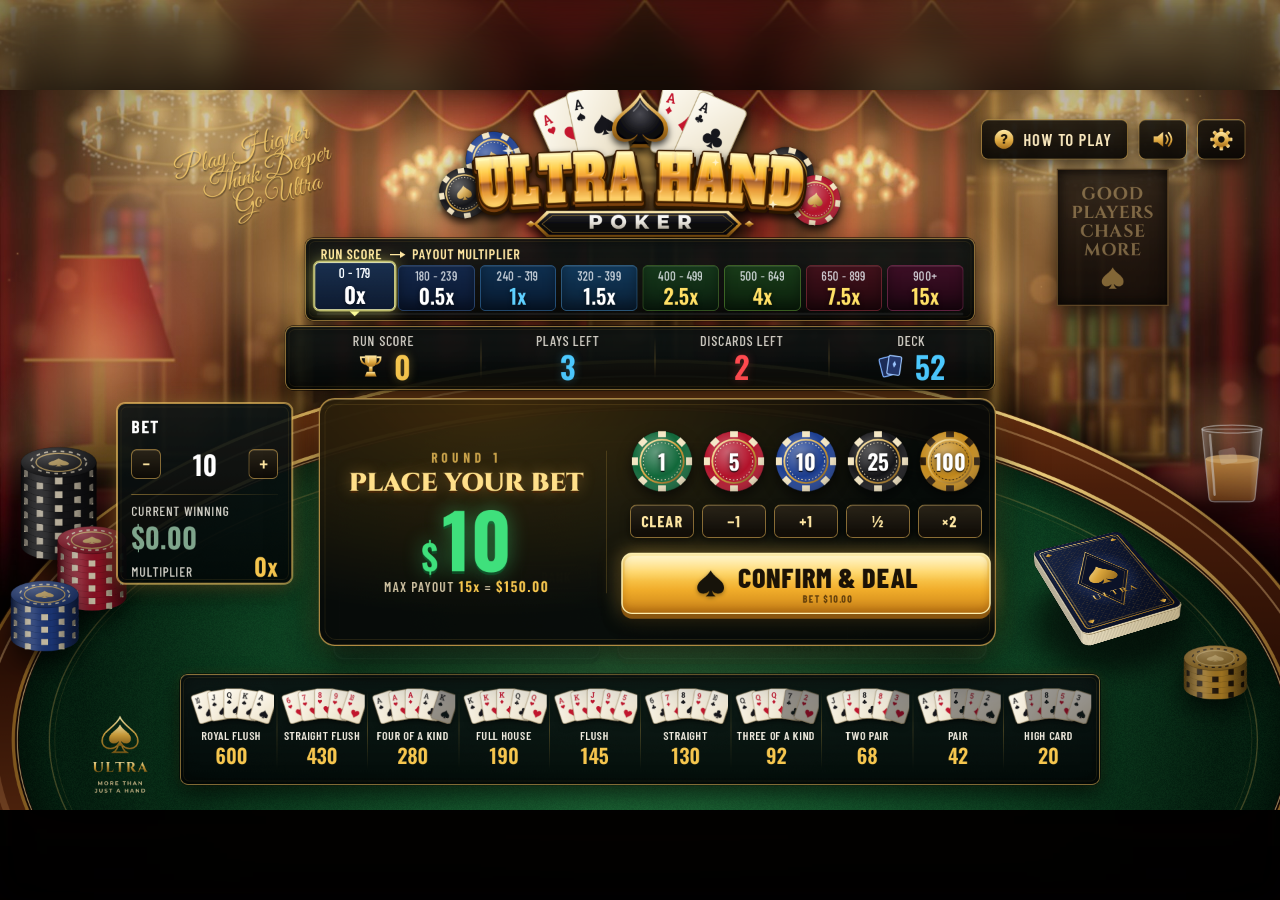
<file: desktop/index.html>
<!doctype html>
<html lang="en">
<head>
<meta charset="utf-8">
<meta name="viewport" content="width=device-width,initial-scale=1,viewport-fit=cover">
<meta name="theme-color" content="#0b0605">
<title>Ultra Hand Poker</title>
<link rel="preload" href="assets/backgrounds/casino_lounge.jpg" as="image">
<link rel="preload" href="assets/backgrounds/table.png" as="image">
<link rel="stylesheet" href="css/fonts.css">
<link rel="stylesheet" href="css/stage.css">
<link rel="stylesheet" href="css/components.css">
<link rel="stylesheet" href="css/cards.css">
<link rel="stylesheet" href="css/effects.css">
<link rel="stylesheet" href="css/portrait.css">
</head>
<body>
<div id="viewport">
  <div id="stage" class="stage">
    <!-- ================= ROOM (static backdrop) ================= -->
    <div class="room" aria-hidden="true">
      <img class="room-bg" src="assets/backgrounds/casino_lounge.jpg" alt="">
      <div class="flicker f1"></div><div class="flicker f2"></div><div class="flicker f3"></div><div class="flicker f4"></div>
      <canvas id="ambient" width="1920" height="1080"></canvas>
    </div>

    <!-- ================= WORLD (shakes as one) ================= -->
    <div id="world" class="world">
      <img class="table" src="assets/backgrounds/table.png" alt="" aria-hidden="true">

      <!-- decorative props -->
      <div class="props" aria-hidden="true">
        <img class="prop stack s1" src="assets/ui/chipstack_black.svg" alt="">
        <img class="prop stack s2" src="assets/ui/chipstack_red.svg" alt="">
        <img class="prop stack s3" src="assets/ui/chipstack_blue.svg" alt="">
        <img class="prop stack s4" src="assets/ui/chipstack_gold.svg" alt="">
        <img class="prop glass" src="assets/ui/glass.svg" alt="">
      </div>
      <div id="deck" class="deck-prop" aria-hidden="true"></div>

      <div class="motto" aria-hidden="true"><span>Play Higher</span><span>Think Deeper</span><span>Go Ultra</span></div>
      <div class="wall-sign" aria-hidden="true"><span>GOOD</span><span>PLAYERS</span><span>CHASE</span><span>MORE</span><svg viewBox="0 0 100 100"><path d="M50 3 C55 14 66 24 78 34 C91 45 98 53 98 66 C98 79 88 87 76 87 C67 87 60 83 55 76 C56 85 60 92 68 97 L32 97 C40 92 44 85 45 76 C40 83 33 87 24 87 C12 87 2 79 2 66 C2 53 9 45 22 34 C34 24 45 14 50 3 Z"/></svg></div>

      <header id="logoWrap" class="logo-wrap"><img class="logo" src="assets/ui/logo.png" alt="Ultra Hand Poker"><div class="logo-shine"><i></i><i></i><i></i><i></i></div></header>

      <nav class="top-controls">
        <button id="howToBtn" class="btn-ghost how"><img src="assets/ui/icons/help.svg" alt=""><span>HOW TO PLAY</span></button>
        <button id="soundBtn" class="btn-ghost square" aria-label="Toggle sound"><img id="soundIcon" src="assets/ui/icons/sound_on.svg" alt=""></button>
        <button id="settingsBtn" class="btn-ghost square" aria-label="Settings"><img src="assets/ui/icons/settings.svg" alt=""></button>
      </nav>

      <section class="panel ladder-panel">
        <div class="panel-label">RUN SCORE <i class="arrow"></i> PAYOUT MULTIPLIER</div>
        <div id="ladder" class="ladder"></div>
        <div class="tier-progress"><i id="tierFill"></i></div>
      </section>

      <section class="panel hud">
        <div class="hud-cell score"><span class="lbl">RUN SCORE</span><div class="val"><img src="assets/ui/icons/trophy.svg" alt=""><b id="runScore">0</b></div></div>
        <div class="hud-cell plays"><span class="lbl">PLAYS LEFT</span><div class="val"><b id="playsLeft">3</b></div></div>
        <div class="hud-cell discards"><span class="lbl">DISCARDS LEFT</span><div class="val"><b id="discardsLeft">2</b></div></div>
        <div class="hud-cell deckc"><span class="lbl">DECK</span><div class="val"><img src="assets/ui/icons/deck.svg" alt=""><b id="deckLeft">52</b></div></div>
      </section>

      <aside class="panel bet-panel">
        <div class="bet-title">BET</div>
        <div class="bet-control">
          <button id="betMinus" class="bet-btn" aria-label="Decrease bet">−</button>
          <input id="betInput" type="number" min="1" max="10000" step="1" value="10" inputmode="numeric" aria-label="Bet amount">
          <button id="betPlus" class="bet-btn" aria-label="Increase bet">+</button>
        </div>
        <div class="bet-sep"></div>
        <div class="bet-label">CURRENT WINNING</div>
        <div id="livePayout" class="live-win">$0.00</div>
        <div class="mult-row"><span>MULTIPLIER</span><b id="currentMult">0x</b></div>
      </aside>

      <div id="hand" class="hand"></div>

      <div class="sort-bar">
        <span class="sort-lbl">SORT:</span>
        <button id="sortRankBtn" class="seg">RANK</button>
        <button id="sortSuitBtn" class="seg">SUIT</button>
        <div id="suitPick" class="suit-pick"></div>
      </div>

      <div id="actions" class="actions">
        <button id="discardBtn" class="big-btn discard"><img class="ico" src="assets/ui/icons/discard.svg" alt=""><span class="lbl">DISCARD</span><em id="discardBadge" class="badge">2</em></button>
        <button id="playBtn" class="big-btn play"><img class="ico" src="assets/ui/icons/spade.svg" alt=""><span class="lbl">PLAY HAND<small id="playHint">SELECT 1–5 CARDS</small></span></button>
      </div>

      <!-- bet stake phase: choose the wager, then deal -->
      <section id="stakePanel" class="stake-panel" aria-labelledby="stakeTitle">
        <div class="stake-left">
        <div class="stake-kicker">ROUND <span id="stakeRound">1</span></div>
        <h2 id="stakeTitle">PLACE YOUR BET</h2>
        <div class="stake-amount"><span class="cur">$</span><b id="stakeValue">10</b></div>
        <div class="stake-max">MAX PAYOUT <b>15x</b> = <b id="stakeMax">$150.00</b></div>
        </div>
        <div class="stake-right">
        <div id="stakeChips" class="stake-chips"></div>
        <div class="stake-tools">
          <button id="stakeClear" class="stake-tool">CLEAR</button>
          <button id="stakeMinus" class="stake-tool" aria-label="Decrease bet by 1">−1</button>
          <button id="stakePlus" class="stake-tool" aria-label="Increase bet by 1">+1</button>
          <button id="stakeHalf" class="stake-tool">½</button>
          <button id="stakeDouble" class="stake-tool">×2</button>
        </div>
        <button id="confirmBet" class="big-btn play stake-confirm"><img class="ico" src="assets/ui/icons/spade.svg" alt=""><span class="lbl">CONFIRM &amp; DEAL<small id="confirmHint">BET $10.00</small></span></button>
        </div>
      </section>
      <section id="guide" class="panel guide"></section>
      <img class="emblem" src="assets/ui/emblem.svg" alt="" aria-hidden="true">

      <!-- scoring breakdown (appears during a play) -->
      <div id="scorePanel" class="score-panel" aria-live="polite">
        <div id="spName" class="sp-name">PAIR</div>
        <div class="sp-row">
          <div class="sp-box hand-val"><small>HAND</small><b id="spBase">0</b></div>
          <i class="sp-op">+</i>
          <div class="sp-box card-val"><small>CARDS</small><b id="spCards">0</b></div>
          <i class="sp-op">=</i>
          <div class="sp-box total"><small>SCORE</small><b id="spTotal">0</b></div>
        </div>
      </div>
      <div id="floaters" class="floaters"></div>
      <div id="finalBanner" class="final-banner">FINAL HAND</div>
    </div>

    <!-- ================= FX + OVERLAYS ================= -->
    <canvas id="fx" class="fx" width="1920" height="1080"></canvas>
    <div id="flash" class="flash"></div>
    <div id="tierBurst" class="tier-burst">
      <img class="rays" src="assets/ui/fx_rays.png" alt="">
      <div class="tb-inner"><small>PAYOUT TIER UNLOCKED</small><strong id="tierValue">2.5x</strong><span id="tierRange">400 – 499</span></div>
    </div>
    <div id="shuffleOverlay" class="shuffle-overlay"><strong>SHUFFLING &amp; DEALING</strong></div>

    <div id="howModal" class="modal" role="dialog" aria-modal="true" aria-labelledby="howTitle">
      <div class="modal-card">
        <button class="modal-close" data-close="howModal" aria-label="Close">×</button>
        <div class="kicker">ULTRA HAND POKER</div>
        <h2 id="howTitle">HOW TO PLAY</h2>
        <div class="how-grid">
          <div class="how-step"><b>1</b><div><strong>BET, THEN DEAL</strong>Pick your stake with the chips and press <em>Confirm &amp; Deal</em>. You get 7 cards from one finite 52-card deck — select 1–5.</div></div>
          <div class="how-step"><b>2</b><div><strong>PLAY OR DISCARD</strong>You get <em>3 Plays</em> and <em>2 Discards</em>. Used cards are replaced from the same deck.</div></div>
          <div class="how-step"><b>3</b><div><strong>SCORE</strong>Score = Poker Hand Value + values of the cards that form the hand. 2–10 = face value, J/Q/K = 10, A = 11.</div></div>
          <div class="how-step"><b>4</b><div><strong>CHASE THE PAYOUT</strong>Your Run Score climbs the ladder. The final tier multiplies your wager.</div></div>
        </div>
        <div id="howTable" class="how-table"></div>
        <div class="rule-note">Only cards that form the detected hand add card value — kickers score nothing.</div>
        <button class="big-btn play modal-cta" data-close="howModal"><span class="lbl">LET'S PLAY</span></button>
      </div>
    </div>

    <div id="settingsModal" class="modal" role="dialog" aria-modal="true" aria-labelledby="setTitle">
      <div class="modal-card small">
        <button class="modal-close" data-close="settingsModal" aria-label="Close">×</button>
        <div class="kicker">PREFERENCES</div>
        <h2 id="setTitle">SETTINGS</h2>
        <label class="setting-row">Sound volume <input id="volume" type="range" min="0" max="100" value="80"></label>
        <label class="setting-row">Screen shake <input id="shakeToggle" type="checkbox" checked></label>
        <label class="setting-row">Fast animations <input id="fastToggle" type="checkbox"></label>
        <label class="setting-row">Reduced motion <input id="motionToggle" type="checkbox"></label>
        <label class="setting-row">Show scoring detail <input id="detailToggle" type="checkbox" checked></label>
      </div>
    </div>

    <div id="resultModal" class="modal" role="dialog" aria-modal="true" aria-labelledby="resTitle">
      <div class="modal-card result">
        <div class="kicker">ROUND COMPLETE</div>
        <h2 id="resTitle">ULTRA PAYOUT</h2>
        <div class="res-label">WINNING PAYOUT</div>
        <div id="finalPayout" class="final-payout">$0.00</div>
        <div id="finalSub" class="final-sub"></div>
        <div id="finalHands" class="final-hands"></div>
        <button id="playAgainBtn" class="big-btn play modal-cta"><span class="lbl">NEXT ROUND</span></button>
      </div>
    </div>
  </div>
</div>
<div id="rotateHint" class="rotate-hint"></div>

<script>
/* Fit the stage before the external scripts download. Same math as ui.fit(). */
(function () {
  var st = document.getElementById('stage');
  var w = innerWidth, h = innerHeight, portrait = h > w * 1.12;
  var W = portrait ? 1080 : 1920, H = portrait ? 1920 : 1080;
  var s = Math.min(w / W, h / H);
  document.body.classList.toggle('portrait', portrait);
  st.style.width = W + 'px'; st.style.height = H + 'px';
  st.style.transform = 'scale(' + s + ') translate(-50%,-50%)';
  st.classList.add('fitted');
})();
</script>
<script src="js/config.js"></script>
<script src="js/rules.js"></script>
<script src="js/audio.js"></script>
<script src="js/fx.js"></script>
<script src="js/cards.js"></script>
<script src="js/ui.js"></script>
<script src="js/game.js"></script>
</body>
</html>
</file>
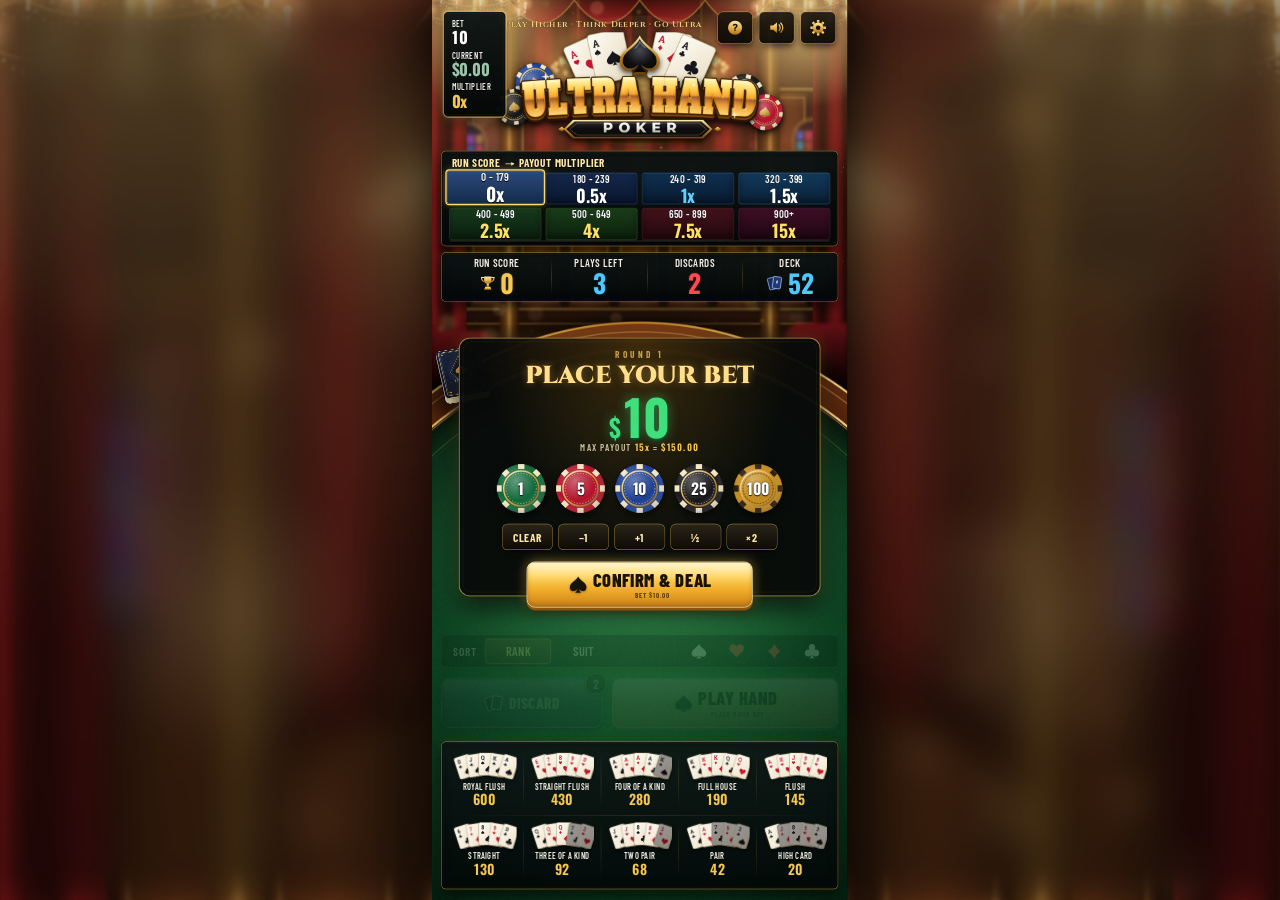
<file: mobile/index.html>
<!doctype html>
<html lang="en">
<head>
<meta charset="utf-8">
<meta name="viewport" content="width=device-width,initial-scale=1,maximum-scale=1,user-scalable=no,viewport-fit=cover">
<meta name="theme-color" content="#0b0605">
<meta name="apple-mobile-web-app-capable" content="yes">
<meta name="mobile-web-app-capable" content="yes">
<meta name="apple-mobile-web-app-status-bar-style" content="black-translucent">
<title>Ultra Hand Poker — Mobile</title>
<link rel="preload" href="assets/backgrounds/mobile_lounge.jpg" as="image">
<link rel="preload" href="assets/backgrounds/mobile_table.png" as="image">
<link rel="stylesheet" href="css/fonts.css">
<link rel="stylesheet" href="css/mobile.css">
<link rel="stylesheet" href="css/components.css">
<link rel="stylesheet" href="css/cards.css">
<link rel="stylesheet" href="css/effects.css">
<link rel="stylesheet" href="css/mobile-overrides.css">
</head>
<body>
<div id="viewport">
  <div id="stage" class="stage">
    <!-- ================= ROOM (static backdrop) ================= -->
    <div class="room" aria-hidden="true">
      <img class="room-bg" src="assets/backgrounds/mobile_lounge.jpg" alt="">
      <div class="flicker f1"></div><div class="flicker f2"></div><div class="flicker f4"></div>
      <canvas id="ambient" width="1080" height="2340"></canvas>
    </div>

    <!-- ================= WORLD (shakes as one) ================= -->
    <div id="world" class="world">
      <img class="table" src="assets/backgrounds/mobile_table.png" alt="" aria-hidden="true">
      <div id="deck" class="deck-prop" aria-hidden="true"></div>

      <div class="motto" aria-hidden="true">Play Higher · Think Deeper · Go Ultra</div>
      <nav class="top-controls">
        <button id="howToBtn" class="btn-ghost square" aria-label="How to play"><img src="assets/ui/icons/help.svg" alt=""></button>
        <button id="soundBtn" class="btn-ghost square" aria-label="Toggle sound"><img id="soundIcon" src="assets/ui/icons/sound_on.svg" alt=""></button>
        <button id="settingsBtn" class="btn-ghost square" aria-label="Settings"><img src="assets/ui/icons/settings.svg" alt=""></button>
      </nav>

      <header id="logoWrap" class="logo-wrap"><img class="logo" src="assets/ui/logo.png" alt="Ultra Hand Poker"><div class="logo-shine"><i></i><i></i><i></i><i></i></div></header>

      <section class="panel ladder-panel">
        <div class="panel-label">RUN SCORE <i class="arrow"></i> PAYOUT MULTIPLIER</div>
        <div id="ladder" class="ladder"></div>
        <div class="tier-progress"><i id="tierFill"></i></div>
      </section>

      <section class="panel hud">
        <div class="hud-cell score"><span class="lbl">RUN SCORE</span><div class="val"><img src="assets/ui/icons/trophy.svg" alt=""><b id="runScore">0</b></div></div>
        <div class="hud-cell plays"><span class="lbl">PLAYS LEFT</span><div class="val"><b id="playsLeft">3</b></div></div>
        <div class="hud-cell discards"><span class="lbl">DISCARDS</span><div class="val"><b id="discardsLeft">2</b></div></div>
        <div class="hud-cell deckc"><span class="lbl">DECK</span><div class="val"><img src="assets/ui/icons/deck.svg" alt=""><b id="deckLeft">52</b></div></div>
      </section>

      <aside class="panel bet-panel">
        <div class="bet-col">
          <div class="bet-title">BET</div>
          <div class="bet-control">
            <button id="betMinus" class="bet-btn" aria-label="Decrease bet">−</button>
            <input id="betInput" type="number" min="1" max="10000" step="1" value="10" inputmode="numeric" aria-label="Bet amount">
            <button id="betPlus" class="bet-btn" aria-label="Increase bet">+</button>
          </div>
        </div>
        <div class="bet-col win"><div class="bet-label">CURRENT</div><div id="livePayout" class="live-win">$0.00</div></div>
        <div class="bet-col mult"><div class="bet-label">MULTIPLIER</div><b id="currentMult" class="mult-val">0x</b></div>
      </aside>

      <div class="play-zone" aria-hidden="true"><span>PLAY ZONE</span></div>
      <div id="hand" class="hand"></div>

      <div class="sort-bar">
        <span class="sort-lbl">SORT</span>
        <button id="sortRankBtn" class="seg">RANK</button>
        <button id="sortSuitBtn" class="seg">SUIT</button>
        <div id="suitPick" class="suit-pick"></div>
      </div>

      <div id="actions" class="actions">
        <button id="discardBtn" class="big-btn discard"><img class="ico" src="assets/ui/icons/discard.svg" alt=""><span class="lbl">DISCARD</span><em id="discardBadge" class="badge">2</em></button>
        <button id="playBtn" class="big-btn play"><img class="ico" src="assets/ui/icons/spade.svg" alt=""><span class="lbl">PLAY HAND<small id="playHint">SELECT 1–5 CARDS</small></span></button>
      </div>

      <!-- bet stake phase: choose the wager, then deal -->
      <section id="stakePanel" class="stake-panel" aria-labelledby="stakeTitle">
        <div class="stake-kicker">ROUND <span id="stakeRound">1</span></div>
        <h2 id="stakeTitle">PLACE YOUR BET</h2>
        <div class="stake-amount"><span class="cur">$</span><b id="stakeValue">10</b></div>
        <div class="stake-max">MAX PAYOUT <b>15x</b> = <b id="stakeMax">$150.00</b></div>
        <div id="stakeChips" class="stake-chips"></div>
        <div class="stake-tools">
          <button id="stakeClear" class="stake-tool">CLEAR</button>
          <button id="stakeMinus" class="stake-tool" aria-label="Decrease bet by 1">−1</button>
          <button id="stakePlus" class="stake-tool" aria-label="Increase bet by 1">+1</button>
          <button id="stakeHalf" class="stake-tool">½</button>
          <button id="stakeDouble" class="stake-tool">×2</button>
        </div>
        <button id="confirmBet" class="big-btn play stake-confirm"><img class="ico" src="assets/ui/icons/spade.svg" alt=""><span class="lbl">CONFIRM &amp; DEAL<small id="confirmHint">BET $10.00</small></span></button>
      </section>
      <section id="guide" class="panel guide"></section>

      <div id="scorePanel" class="score-panel" aria-live="polite">
        <div id="spName" class="sp-name">PAIR</div>
        <div class="sp-row">
          <div class="sp-box hand-val"><small>HAND</small><b id="spBase">0</b></div>
          <i class="sp-op">+</i>
          <div class="sp-box card-val"><small>CARDS</small><b id="spCards">0</b></div>
          <i class="sp-op">=</i>
          <div class="sp-box total"><small>SCORE</small><b id="spTotal">0</b></div>
        </div>
      </div>
      <div id="floaters" class="floaters"></div>
      <div id="finalBanner" class="final-banner">FINAL HAND</div>
    </div>

    <!-- ================= FX + OVERLAYS ================= -->
    <canvas id="fx" class="fx" width="1080" height="2340"></canvas>
    <div id="flash" class="flash"></div>
    <div id="tierBurst" class="tier-burst">
      <img class="rays" src="assets/ui/fx_rays.png" alt="">
      <div class="tb-inner"><small>PAYOUT TIER UNLOCKED</small><strong id="tierValue">2.5x</strong><span id="tierRange">400 – 499</span></div>
    </div>
    <div id="shuffleOverlay" class="shuffle-overlay"><strong>SHUFFLING &amp; DEALING</strong></div>

    <div id="howModal" class="modal" role="dialog" aria-modal="true" aria-labelledby="howTitle">
      <div class="modal-card">
        <button class="modal-close" data-close="howModal" aria-label="Close">×</button>
        <div class="kicker">ULTRA HAND POKER</div>
        <h2 id="howTitle">HOW TO PLAY</h2>
        <div class="how-grid">
          <div class="how-step"><b>1</b><div><strong>BET, THEN DEAL</strong>Pick your stake with the chips and tap <em>Confirm &amp; Deal</em>. You get 7 cards from one finite 52-card deck — select 1–5.</div></div>
          <div class="how-step"><b>2</b><div><strong>PLAY OR DISCARD</strong>You get <em>3 Plays</em> and <em>2 Discards</em>. Used cards are replaced from the same deck.</div></div>
          <div class="how-step"><b>3</b><div><strong>SCORE</strong>Score = Poker Hand Value + values of the cards that form the hand. 2–10 = face value, J/Q/K = 10, A = 11.</div></div>
          <div class="how-step"><b>4</b><div><strong>CHASE THE PAYOUT</strong>Your Run Score climbs the ladder. The final tier multiplies your wager.</div></div>
        </div>
        <div id="howTable" class="how-table"></div>
        <div class="rule-note">Only cards that form the detected hand add card value — kickers score nothing.</div>
        <button class="big-btn play modal-cta" data-close="howModal"><span class="lbl">LET'S PLAY</span></button>
      </div>
    </div>

    <div id="settingsModal" class="modal" role="dialog" aria-modal="true" aria-labelledby="setTitle">
      <div class="modal-card small">
        <button class="modal-close" data-close="settingsModal" aria-label="Close">×</button>
        <div class="kicker">PREFERENCES</div>
        <h2 id="setTitle">SETTINGS</h2>
        <label class="setting-row">Sound volume <input id="volume" type="range" min="0" max="100" value="80"></label>
        <label class="setting-row">Screen shake <input id="shakeToggle" type="checkbox" checked></label>
        <label class="setting-row">Fast animations <input id="fastToggle" type="checkbox"></label>
        <label class="setting-row">Reduced motion <input id="motionToggle" type="checkbox"></label>
        <label class="setting-row">Show scoring detail <input id="detailToggle" type="checkbox" checked></label>
      </div>
    </div>

    <div id="resultModal" class="modal" role="dialog" aria-modal="true" aria-labelledby="resTitle">
      <div class="modal-card result">
        <div class="kicker">ROUND COMPLETE</div>
        <h2 id="resTitle">ULTRA PAYOUT</h2>
        <div class="res-label">WINNING PAYOUT</div>
        <div id="finalPayout" class="final-payout">$0.00</div>
        <div id="finalSub" class="final-sub"></div>
        <div id="finalHands" class="final-hands"></div>
        <button id="playAgainBtn" class="big-btn play modal-cta"><span class="lbl">NEXT ROUND</span></button>
      </div>
    </div>
  </div>
</div>
<div id="rotateHint" class="rotate-hint"></div>

<script>
/* Fit the stage before the external scripts download. Same math as ui.fit(). */
(function () {
  var st = document.getElementById('stage');
  var W = st.offsetWidth || 1080, H = st.offsetHeight || 2340;
  var w = innerWidth, h = innerHeight, s = Math.min(w / W, h / H), dpr = devicePixelRatio || 1;
  var x = Math.round((w - W * s) / 2 * dpr) / dpr, y = Math.round((h - H * s) / 2 * dpr) / dpr;
  st.style.transform = 'translate(' + x + 'px,' + y + 'px) scale(' + s + ')';
  st.classList.add('fitted');
})();
</script>
<script src="js/config.js"></script>
<script src="js/rules.js"></script>
<script src="js/audio.js"></script>
<script src="js/fx.js"></script>
<script src="js/cards.js"></script>
<script src="js/ui.js"></script>
<script src="js/game.js"></script>
</body>
</html>
</file>
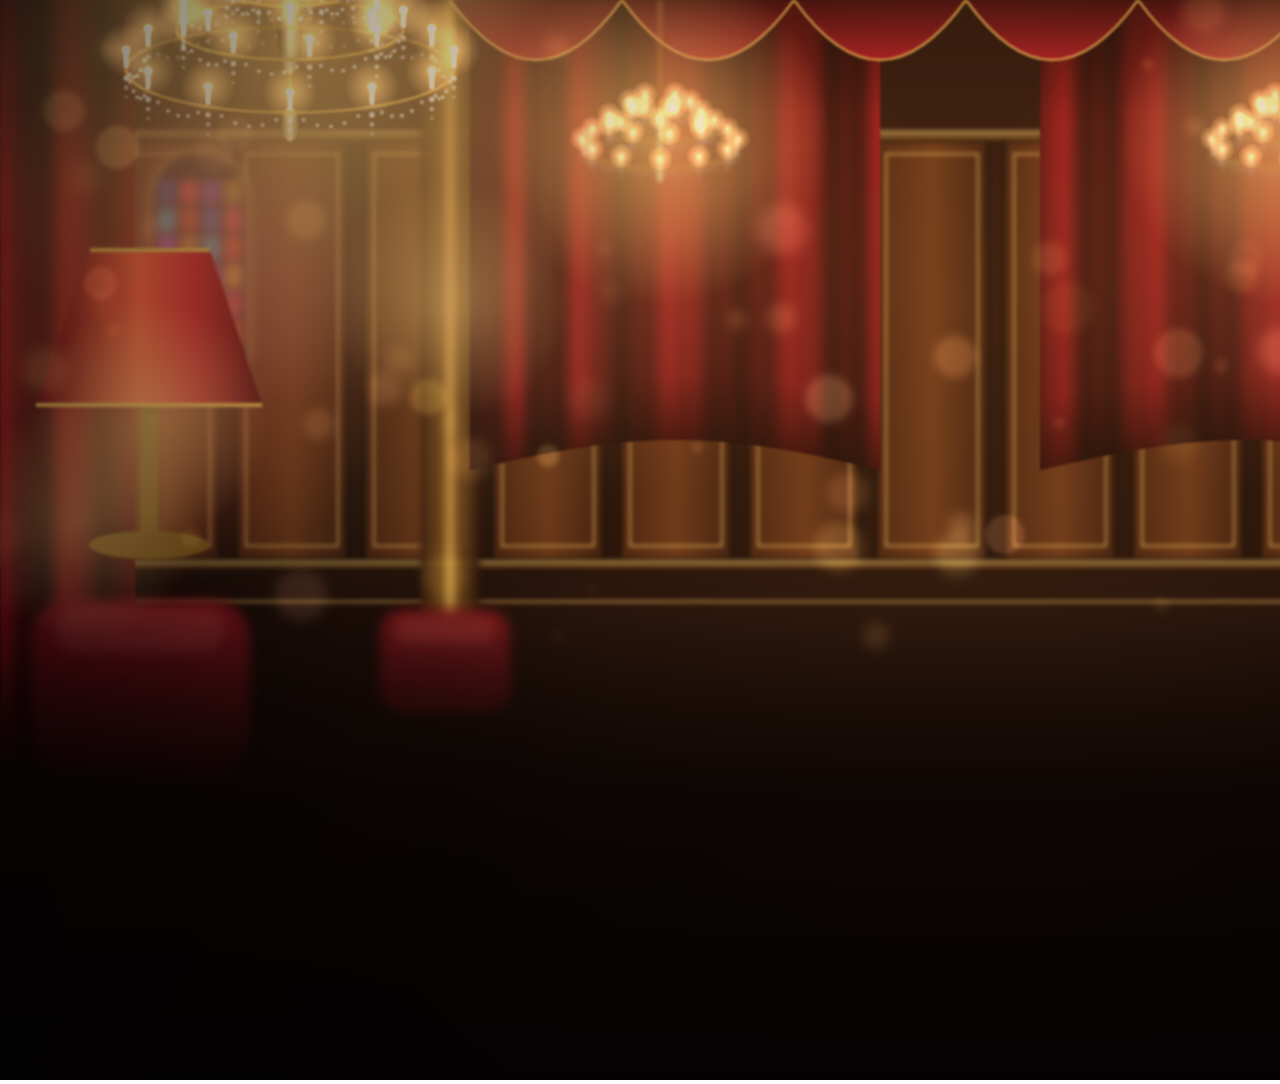
<file: desktop/tools/bg.html>
<!doctype html><html><body style="margin:0;background:transparent">
<canvas id="c" width="1920" height="1080"></canvas>
<script>
// Procedural casino lounge background for Ultra Hand Poker
const MODE = location.hash.slice(1) || 'room';
const cv = document.getElementById('c'); let x = cv.getContext('2d');
let seed = 7; const rnd = () => (seed = (seed * 16807) % 2147483647, (seed - 1) / 2147483646);
const W = 1920, H = 1080;
function layer(blur, fn) { const oc = document.createElement('canvas'); oc.width = W; oc.height = H; const prev = x; x = oc.getContext('2d'); fn(); x = prev; x.save(); x.filter = `blur(${blur}px)`; x.drawImage(oc, 0, 0); x.restore(); }
function glow(cx, cy, r, col, a = 1) { const g = x.createRadialGradient(cx, cy, 0, cx, cy, r); g.addColorStop(0, col.replace('A', a)); g.addColorStop(1, col.replace('A', 0)); x.fillStyle = g; x.fillRect(cx - r, cy - r, r * 2, r * 2); }
function room() {
  // base
  let g = x.createLinearGradient(0, 0, 0, H); g.addColorStop(0, '#1e0b07'); g.addColorStop(.55, '#140705'); g.addColorStop(1, '#070303'); x.fillStyle = g; x.fillRect(0, 0, W, H);
  // back wall wood paneling
  layer(2, () => {
  for (let i = 0; i < 16; i++) {
    const px = i * 128 - 20, py = 140, pw = 112, ph = 420;
    const gg = x.createLinearGradient(px, 0, px + pw, 0); gg.addColorStop(0, '#3a190b'); gg.addColorStop(.5, '#5e2e13'); gg.addColorStop(1, '#2e140a');
    x.fillStyle = gg; x.fillRect(px, py, pw, ph);
    x.strokeStyle = 'rgba(232,184,90,.6)'; x.lineWidth = 2.5; x.strokeRect(px + 10, py + 14, pw - 20, ph - 28);
    x.strokeStyle = 'rgba(0,0,0,.5)'; x.lineWidth = 6; x.strokeRect(px, py, pw, ph);
  }
  // gold cornice + dado rails
  [[130, 10], [560, 8], [600, 4]].forEach(([y, h]) => { const gg = x.createLinearGradient(0, y, 0, y + h); gg.addColorStop(0, '#f7d27a'); gg.addColorStop(1, '#6b4310'); x.fillStyle = gg; x.globalAlpha = .55; x.fillRect(0, y, W, h); x.globalAlpha = 1; });
  });
  // stained glass windows (left) & bar shelves (right)
  layer(5, () => {
  [[150, 160], [1765, 150]].forEach(([wx, wy]) => {
    x.fillStyle = '#0b0610'; x.beginPath(); x.moveTo(wx, wy + 200); x.lineTo(wx, wy + 40); x.arc(wx + 50, wy + 40, 50, Math.PI, 0); x.lineTo(wx + 100, wy + 200); x.fill();
    const cols = ['#3a6cff', '#ff3a5a', '#b04bff', '#ffb43a', '#2ad1ff', '#ff4a2a'];
    for (let i = 0; i < 26; i++) { x.fillStyle = cols[i % cols.length]; x.globalAlpha = .55 + rnd() * .35; x.fillRect(wx + 8 + (i % 4) * 22, wy + 20 + Math.floor(i / 4) * 28, 18, 24); }
    x.globalAlpha = 1; x.strokeStyle = '#c9963a'; x.lineWidth = 4; x.stroke();
  });
  });
  glow(200, 260, 180, 'rgba(120,80,255,A)', .18); glow(1815, 250, 170, 'rgba(255,90,120,A)', .14);
  // bar shelves w/ bottles (right, behind)
  layer(4, () => {
  for (let row = 0; row < 3; row++) {
    const y = 330 + row * 80; x.fillStyle = 'rgba(255,190,90,.18)'; x.fillRect(1560, y + 56, 360, 6);
    for (let i = 0; i < 12; i++) { const bx = 1570 + i * 30 + rnd() * 6, bh = 40 + rnd() * 18; x.fillStyle = ['#5a2a10', '#2c4a20', '#6a1a1a', '#9a6a20', '#20304a'][Math.floor(rnd() * 5)]; x.globalAlpha = .9; x.fillRect(bx, y + 56 - bh, 16, bh); x.fillRect(bx + 5, y + 56 - bh - 14, 6, 14); x.fillStyle = 'rgba(255,220,150,.35)'; x.fillRect(bx + 3, y + 60 - bh, 3, bh - 10); }
  }
  x.globalAlpha = 1; });
  for (let i = 0; i < 6; i++) glow(1600 + i * 60, 400 + (i % 3) * 70, 60, 'rgba(255,180,90,A)', .12);
  // pillars
  [[420, 60], [1462, 60]].forEach(([px, pw]) => {
    const gg = x.createLinearGradient(px, 0, px + pw, 0); gg.addColorStop(0, '#2b1308'); gg.addColorStop(.35, '#6b4317'); gg.addColorStop(.5, '#d9a54a'); gg.addColorStop(.65, '#6b4317'); gg.addColorStop(1, '#1d0c05');
    layer(3, () => { x.fillStyle = gg; x.globalAlpha = .9; x.fillRect(px, 0, pw, 700); });
  });
  // curtains (center, behind logo)
  function curtain(x0, x1, y0, y1, phase, gather) {
    for (let px = x0; px < x1; px++) {
      const t = (px - x0) / (x1 - x0);
      const f = .5 + .5 * Math.sin(px * 0.075 + phase + Math.sin(px * 0.013) * 2);
      const f2 = .5 + .5 * Math.sin(px * 0.21 + phase * 1.7);
      const v = .22 + .62 * Math.pow(f, 1.6) + .12 * f2;
      const bottom = y1 - (gather ? Math.sin(t * Math.PI) * 30 : 0);
      const gg = x.createLinearGradient(0, y0, 0, bottom);
      const r = Math.round(150 * v), gc = Math.round(14 * v), b = Math.round(22 * v);
      gg.addColorStop(0, `rgb(${r * .45 | 0},${gc * .4 | 0},${b * .4 | 0})`); gg.addColorStop(.25, `rgb(${r},${gc},${b})`); gg.addColorStop(.85, `rgb(${r * .85 | 0},${gc},${b})`); gg.addColorStop(1, `rgb(${r * .35 | 0},${gc * .3 | 0},${b * .3 | 0})`);
      x.fillStyle = gg; x.fillRect(px, y0, 1.2, bottom - y0);
    }
  }
  layer(1.2, () => {
  curtain(470, 880, 0, 470, 0, true); curtain(1040, 1450, 0, 470, 2, true);
  curtain(0, 135, 0, 760, 1, false); curtain(1785, 1920, 0, 760, 3, false);
  // swag pelmet
  for (let s = 0; s < 6; s++) { const sx = 450 + s * 172; x.beginPath(); x.moveTo(sx, 0); x.quadraticCurveTo(sx + 86, 120, sx + 172, 0); const gg = x.createLinearGradient(0, 0, 0, 90); gg.addColorStop(0, '#3a0408'); gg.addColorStop(.7, '#a3121f'); gg.addColorStop(1, '#5a0710'); x.fillStyle = gg; x.fill(); x.strokeStyle = 'rgba(232,180,80,.7)'; x.lineWidth = 3; x.stroke(); }
  });
  // warm light pooling on curtains
  glow(675, 230, 260, 'rgba(255,120,80,A)', .18); glow(1245, 230, 260, 'rgba(255,120,80,A)', .18);
  // chandeliers
  function chandelier(cx, cy, s, blur) {
    glow(cx, cy + 50 * s, 340 * s, 'rgba(255,196,110,A)', .7);
    layer(blur, () => {
    x.strokeStyle = '#d8a548'; x.lineWidth = 3 * s; x.beginPath(); x.moveTo(cx, cy - 300); x.lineTo(cx, cy + 120 * s); x.stroke();
    // central body
    let bg = x.createLinearGradient(cx - 14 * s, 0, cx + 14 * s, 0); bg.addColorStop(0, '#7a4f16'); bg.addColorStop(.5, '#ffe3a0'); bg.addColorStop(1, '#7a4f16');
    x.fillStyle = bg; x.beginPath(); x.ellipse(cx, cy + 40 * s, 12 * s, 40 * s, 0, 0, 7); x.fill();
    x.beginPath(); x.ellipse(cx, cy + 128 * s, 8 * s, 16 * s, 0, 0, 7); x.fill();
    for (let t = 0; t < 3; t++) {
      const ty = cy + t * 38 * s, rw = (60 + t * 48) * s, rh = rw * .26;
      x.lineWidth = 2.4 * s; x.strokeStyle = 'rgba(216,165,72,.55)'; x.beginPath(); x.ellipse(cx, ty, rw, rh, 0, Math.PI, 2 * Math.PI); x.stroke();
      x.strokeStyle = '#e6b456'; x.beginPath(); x.ellipse(cx, ty, rw, rh, 0, 0, Math.PI); x.stroke();
      const n = 6 + t * 3;
      for (let i = 0; i < n; i++) {
        const a = 2 * Math.PI * i / n, px = cx + Math.cos(a) * rw, py = ty + Math.sin(a) * rh, front = Math.sin(a) > -0.2;
        // crystal swag to next candle
        const a2 = 2 * Math.PI * (i + 1) / n, qx = cx + Math.cos(a2) * rw, qy = ty + Math.sin(a2) * rh;
        for (let k = 1; k < 6; k++) { const u = k / 6, sx = px + (qx - px) * u, sy = py + (qy - py) * u + Math.sin(u * Math.PI) * 16 * s; x.fillStyle = `rgba(255,248,230,${front ? .85 : .35})`; x.beginPath(); x.arc(sx, sy, 1.8 * s, 0, 7); x.fill(); }
        for (let d = 0; d < 3; d++) { x.fillStyle = `rgba(255,250,235,${(front ? .9 : .4) - d * .2})`; x.beginPath(); x.arc(px, py + (8 + d * 9) * s, (2.6 - d * .5) * s, 0, 7); x.fill(); }
        x.fillStyle = '#f6eedc'; x.fillRect(px - 2 * s, py - 16 * s, 4 * s, 14 * s);
        x.fillStyle = '#fff6d8'; x.beginPath(); x.arc(px, py - 19 * s, 3.6 * s, 0, 7); x.fill();
      }
    }
    });
    x.save(); x.globalCompositeOperation = 'lighter';
    for (let t = 0; t < 3; t++) { const ty = cy + t * 38 * s, rw = (60 + t * 48) * s, rh = rw * .26, n = 6 + t * 3; for (let i = 0; i < n; i++) { const a = 2 * Math.PI * i / n; glow(cx + Math.cos(a) * rw, ty + Math.sin(a) * rh - 19 * s, 26 * s, 'rgba(255,214,140,A)', .55); } }
    x.restore();
  }
  chandelier(290, -10, 1.05, 1.2); chandelier(1650, 20, .95, 1.6); chandelier(660, 110, .5, 2.6); chandelier(1290, 110, .5, 2.6);
  // red-shade table lamp (left)
  layer(1.5, () => {
  glow(150, 330, 260, 'rgba(255,90,60,A)', .5);
  x.fillStyle = '#7a5418'; x.fillRect(140, 400, 18, 140); x.beginPath(); x.ellipse(149, 545, 60, 14, 0, 0, 7); x.fill();
  let lg = x.createLinearGradient(40, 0, 260, 0); lg.addColorStop(0, '#6a0a10'); lg.addColorStop(.45, '#ff5a3a'); lg.addColorStop(.7, '#d3202a'); lg.addColorStop(1, '#5a0710');
  x.fillStyle = lg; x.beginPath(); x.moveTo(90, 250); x.lineTo(210, 250); x.lineTo(262, 405); x.lineTo(36, 405); x.closePath(); x.fill();
  x.strokeStyle = '#e8b04a'; x.lineWidth = 4; x.beginPath(); x.moveTo(36, 405); x.lineTo(262, 405); x.stroke(); x.beginPath(); x.moveTo(90, 250); x.lineTo(210, 250); x.stroke();
  glow(150, 420, 120, 'rgba(255,200,120,A)', .55);
  });
  // velvet armchairs & lounge silhouettes
  layer(6, () => {
  [[30, 600, 220], [1700, 560, 240], [380, 610, 130], [1450, 600, 140]].forEach(([ax, ay, aw]) => {
    const gg = x.createLinearGradient(0, ay, 0, ay + aw); gg.addColorStop(0, '#7a0e18'); gg.addColorStop(1, '#2a0408');
    x.fillStyle = gg; x.beginPath(); x.roundRect(ax, ay, aw, aw * .8, aw * .18); x.fill();
    x.fillStyle = 'rgba(255,140,120,.16)'; x.beginPath(); x.roundRect(ax + aw * .12, ay + 8, aw * .76, aw * .2, 20); x.fill();
  });
  });
  // bokeh
  x.save(); x.globalCompositeOperation = 'lighter';
  for (let i = 0; i < 90; i++) {
    const bx = rnd() * W, by = rnd() * 640, br = 4 + rnd() * 22, a = .05 + rnd() * .16;
    x.filter = `blur(${2 + rnd() * 5}px)`; x.fillStyle = `rgba(255,${170 + rnd() * 60 | 0},${90 + rnd() * 60 | 0},${a})`; x.beginPath(); x.arc(bx, by, br, 0, 7); x.fill();
  }
  x.restore();
  glow(960, 300, 1000, 'rgba(255,160,70,A)', .18); glow(300, 120, 500, 'rgba(255,200,120,A)', .25); glow(1650, 140, 500, 'rgba(255,200,120,A)', .25);
  // wall sconces
  [[450, 300], [1492, 300], [80, 520], [1840, 520]].forEach(([sx, sy]) => { glow(sx, sy, 120, 'rgba(255,200,120,A)', .45); });
  // floor
  g = x.createLinearGradient(0, 600, 0, H); g.addColorStop(0, 'rgba(10,4,3,0)'); g.addColorStop(.4, 'rgba(10,4,3,.85)'); g.addColorStop(1, '#050202'); x.fillStyle = g; x.fillRect(0, 600, W, H - 600);
  // vignette
  g = x.createRadialGradient(W / 2, H * .45, H * .35, W / 2, H * .5, H * 1.05); g.addColorStop(0, 'rgba(0,0,0,0)'); g.addColorStop(1, 'rgba(0,0,0,.55)'); x.fillStyle = g; x.fillRect(0, 0, W, H);
}
function table() {
  const cx = 980, cy = 975, rx = 1030, ry = 572;
  // drop shadow
  layer(30, () => { x.fillStyle = 'rgba(0,0,0,.8)'; x.beginPath(); x.ellipse(cx, cy + 20, rx + 30, ry + 30, 0, 0, 7); x.fill(); });
  // outer wood rim
  let g = x.createLinearGradient(0, cy - ry, 0, cy + 100); g.addColorStop(0, '#5a2a12'); g.addColorStop(.3, '#2a1006'); g.addColorStop(1, '#120603');
  x.fillStyle = g; x.beginPath(); x.ellipse(cx, cy, rx, ry, 0, 0, 7); x.fill();
  // gold trims
  const ring = (dr, w, col) => { x.strokeStyle = col; x.lineWidth = w; x.beginPath(); x.ellipse(cx, cy, rx - dr, ry - dr, 0, 0, 7); x.stroke(); };
  const gold = x.createLinearGradient(cx - rx, 0, cx + rx, 0); gold.addColorStop(0, '#6d4511'); gold.addColorStop(.25, '#f2c76a'); gold.addColorStop(.5, '#b07a22'); gold.addColorStop(.75, '#ffe08a'); gold.addColorStop(1, '#6d4511');
  ring(4, 5, gold);
  // polished wood rail with gold inlays
  const rail = (dr, w) => { x.lineWidth = w; x.beginPath(); x.ellipse(cx, cy, rx - dr, ry - dr, 0, 0, 7); x.stroke(); };
  g = x.createLinearGradient(0, cy - ry, 0, cy + 200); g.addColorStop(0, '#7a3a14'); g.addColorStop(.25, '#4a1e0a'); g.addColorStop(.6, '#2a0f05'); g.addColorStop(1, '#5a2a10');
  x.strokeStyle = g; rail(38, 62);
  x.strokeStyle = 'rgba(255,214,150,.35)'; x.lineWidth = 3; x.beginPath(); x.ellipse(cx, cy, rx - 26, ry - 26, 0, Math.PI * 1.02, Math.PI * 1.98); x.stroke();
  x.strokeStyle = 'rgba(255,190,120,.18)'; x.lineWidth = 10; x.beginPath(); x.ellipse(cx, cy, rx - 40, ry - 40, 0, Math.PI * .02, Math.PI * .4); x.stroke(); x.beginPath(); x.ellipse(cx, cy, rx - 40, ry - 40, 0, Math.PI * .6, Math.PI * .98); x.stroke();
  ring(70, 5, gold); ring(76, 1.5, 'rgba(255,230,160,.6)');
  // felt
  const frx = rx - 78, fry = ry - 78;
  g = x.createRadialGradient(cx, cy - fry * .62, 40, cx, cy - fry * .2, frx * .9);
  g.addColorStop(0, '#2a7a43'); g.addColorStop(.35, '#185c30'); g.addColorStop(.7, '#0c3c1f'); g.addColorStop(1, '#051f10');
  x.fillStyle = g; x.beginPath(); x.ellipse(cx, cy, frx, fry, 0, 0, 7); x.fill();
  // felt noise
  const id = x.getImageData(0, 0, W, H), d = id.data;
  for (let i = 0; i < d.length; i += 4) { if (d[i + 1] > d[i] + 8 && d[i + 3] > 0) { const n = (rnd() - .5) * 14; d[i] += n * .4; d[i + 1] += n; d[i + 2] += n * .5; } }
  x.putImageData(id, 0, 0);
  // inner decorative line
  x.setLineDash([]); x.strokeStyle = 'rgba(232,190,100,.28)'; x.lineWidth = 2; x.beginPath(); x.ellipse(cx, cy, frx - 46, fry - 46, 0, 0, 7); x.stroke();
  x.strokeStyle = 'rgba(232,190,100,.14)'; x.lineWidth = 1; x.beginPath(); x.ellipse(cx, cy, frx - 54, fry - 54, 0, 0, 7); x.stroke();
  // inner rim shadow on felt
  x.save(); x.beginPath(); x.ellipse(cx, cy, frx, fry, 0, 0, 7); x.clip();
  x.lineWidth = 60; x.strokeStyle = 'rgba(0,0,0,.35)'; x.filter = 'blur(18px)'; x.beginPath(); x.ellipse(cx, cy, frx + 10, fry + 10, 0, 0, 7); x.stroke(); x.restore();
  // spotlight from above
  x.save(); x.globalCompositeOperation = 'lighter'; x.beginPath(); x.ellipse(cx, cy, frx, fry, 0, 0, 7); x.clip();
  glow(cx, 600, 520, 'rgba(255,230,160,A)', .10); x.restore();
}
if (MODE === 'room') room(); else table();
document.title = 'done';
</script></body></html>
</file>
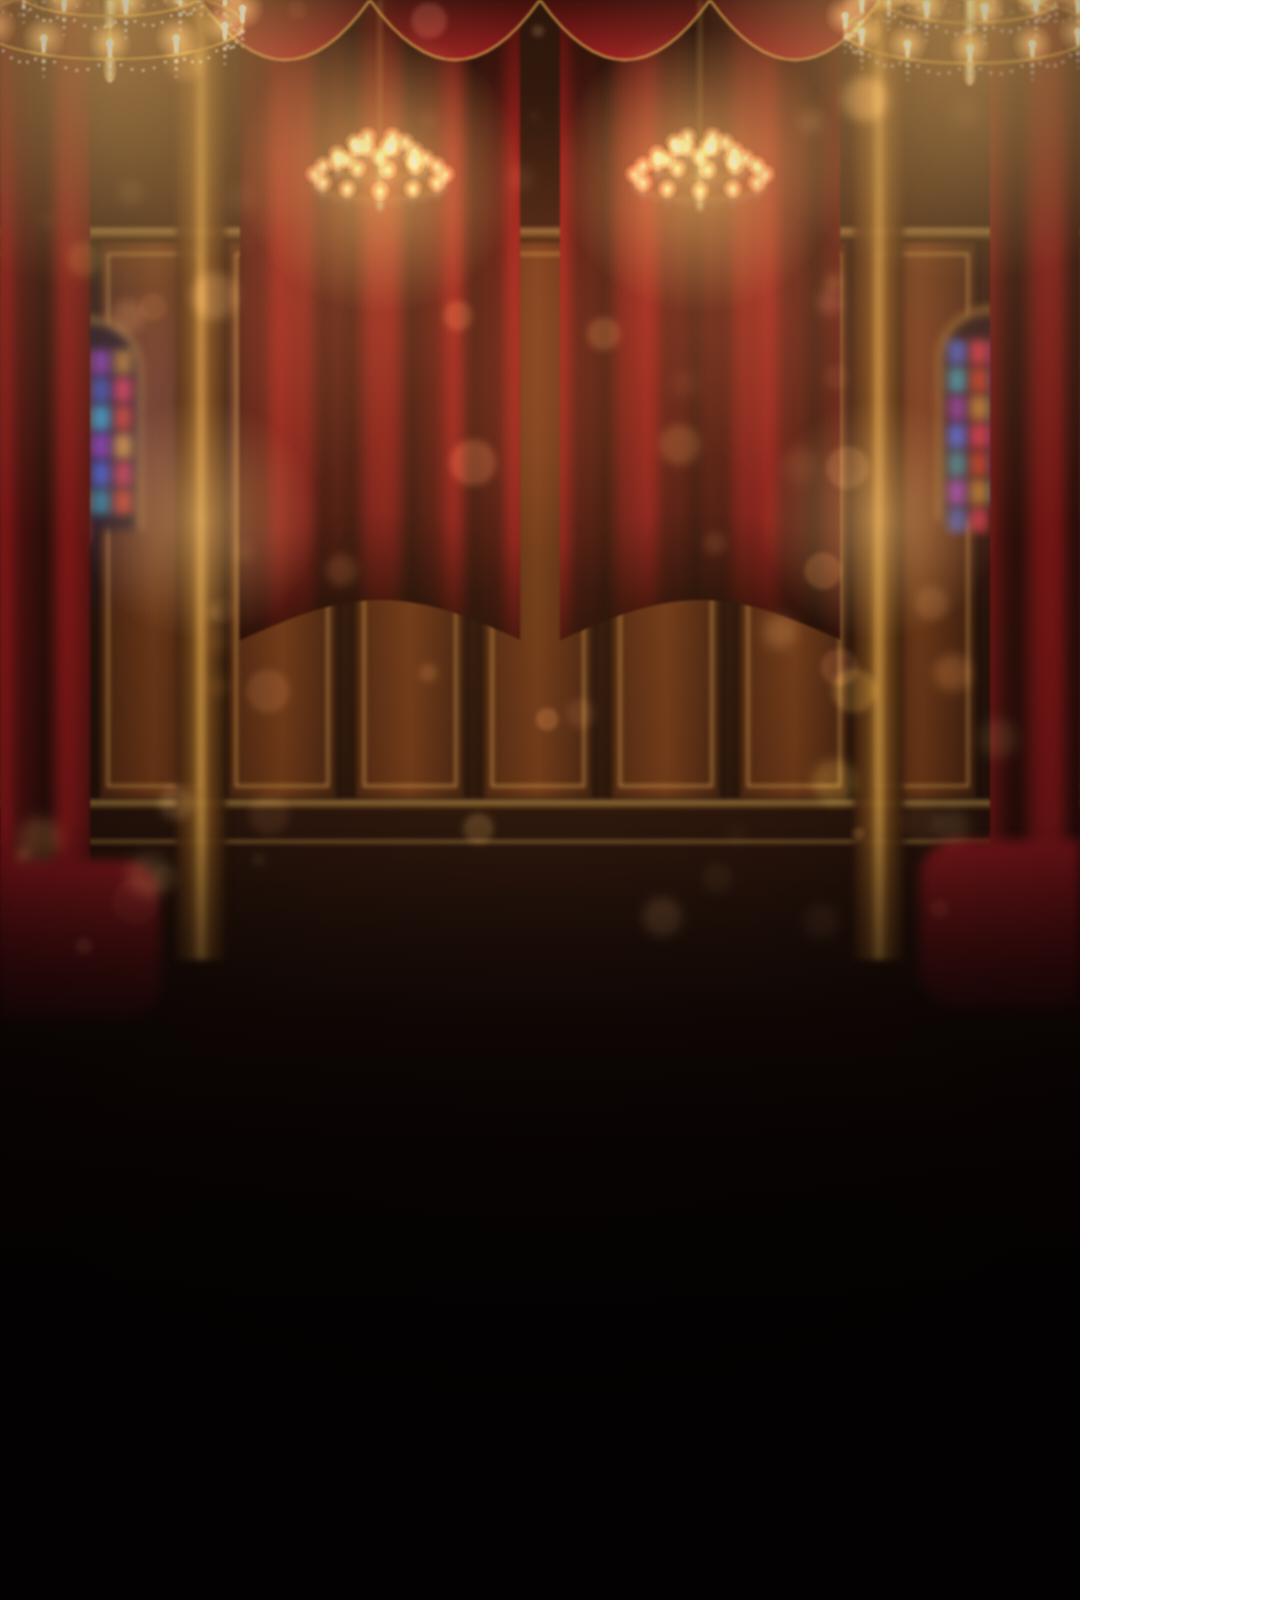
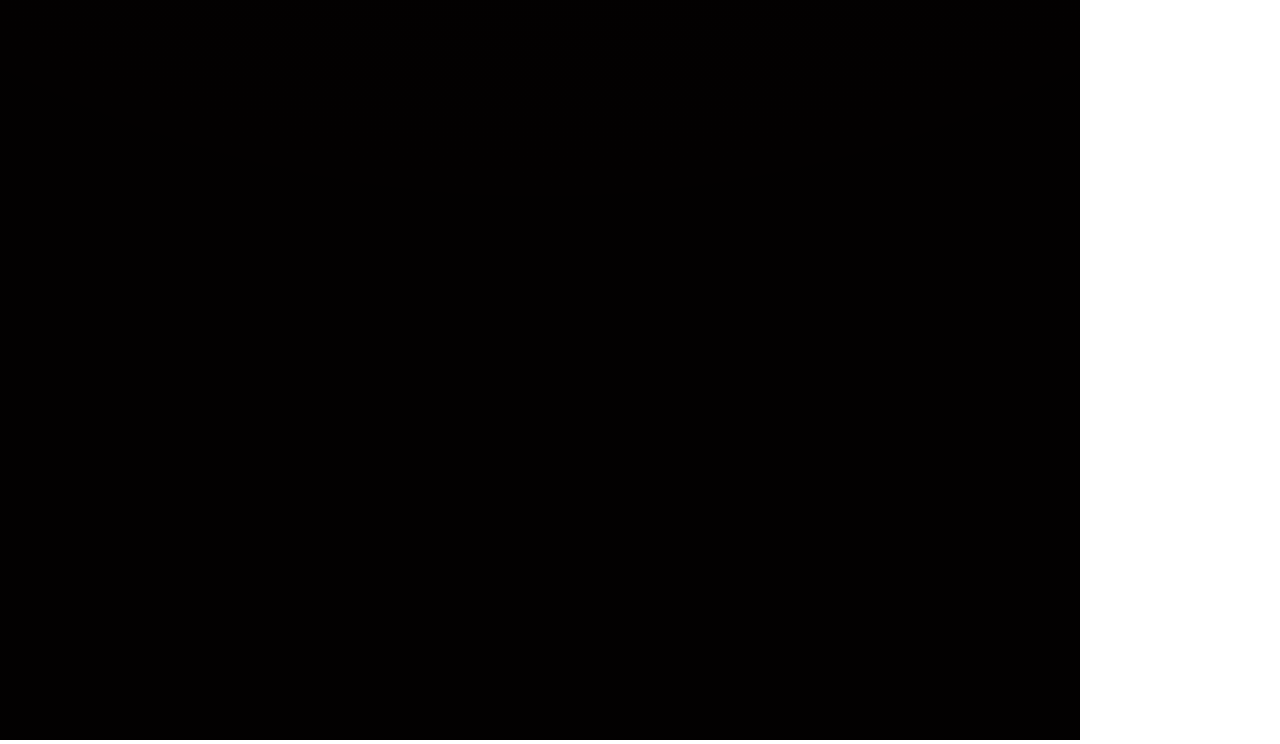
<file: mobile/tools/bg_mobile.html>
<!doctype html><html><body style="margin:0;background:transparent">
<canvas id="c" width="1080" height="2340"></canvas>
<script>
// Procedural casino lounge background for Ultra Hand Poker
const MODE = location.hash.slice(1) || 'room';
const cv = document.getElementById('c'); let x = cv.getContext('2d');
let seed = 7; const rnd = () => (seed = (seed * 16807) % 2147483647, (seed - 1) / 2147483646);
const W = 1080, H = 2340;
function layer(blur, fn) { const oc = document.createElement('canvas'); oc.width = W; oc.height = H; const prev = x; x = oc.getContext('2d'); fn(); x = prev; x.save(); x.filter = `blur(${blur}px)`; x.drawImage(oc, 0, 0); x.restore(); }
function glow(cx, cy, r, col, a = 1) { const g = x.createRadialGradient(cx, cy, 0, cx, cy, r); g.addColorStop(0, col.replace('A', a)); g.addColorStop(1, col.replace('A', 0)); x.fillStyle = g; x.fillRect(cx - r, cy - r, r * 2, r * 2); }
function room() {
  const RH = 1100; // room drawn in the top band; the table covers the rest
  let g = x.createLinearGradient(0, 0, 0, H); g.addColorStop(0, '#1e0b07'); g.addColorStop(.4, '#140705'); g.addColorStop(1, '#070303'); x.fillStyle = g; x.fillRect(0, 0, W, H);
  layer(2, () => {
    for (let i = 0; i < 9; i++) {
      const px = i * 128 - 30, py = 240, pw = 112, ph = 560;
      const gg = x.createLinearGradient(px, 0, px + pw, 0); gg.addColorStop(0, '#3a190b'); gg.addColorStop(.5, '#5e2e13'); gg.addColorStop(1, '#2e140a');
      x.fillStyle = gg; x.fillRect(px, py, pw, ph);
      x.strokeStyle = 'rgba(232,184,90,.6)'; x.lineWidth = 2.5; x.strokeRect(px + 10, py + 14, pw - 20, ph - 28);
      x.strokeStyle = 'rgba(0,0,0,.5)'; x.lineWidth = 6; x.strokeRect(px, py, pw, ph);
    }
    [[228, 10], [800, 8], [840, 4]].forEach(([y, h]) => { const gg = x.createLinearGradient(0, y, 0, y + h); gg.addColorStop(0, '#f7d27a'); gg.addColorStop(1, '#6b4310'); x.fillStyle = gg; x.globalAlpha = .55; x.fillRect(0, y, W, h); x.globalAlpha = 1; });
  });
  layer(5, () => {
    [[40, 330], [940, 320]].forEach(([wx, wy]) => {
      x.fillStyle = '#0b0610'; x.beginPath(); x.moveTo(wx, wy + 200); x.lineTo(wx, wy + 40); x.arc(wx + 50, wy + 40, 50, Math.PI, 0); x.lineTo(wx + 100, wy + 200); x.fill();
      const cols = ['#3a6cff', '#ff3a5a', '#b04bff', '#ffb43a', '#2ad1ff', '#ff4a2a'];
      for (let i = 0; i < 26; i++) { x.fillStyle = cols[i % cols.length]; x.globalAlpha = .55 + rnd() * .35; x.fillRect(wx + 8 + (i % 4) * 22, wy + 20 + Math.floor(i / 4) * 28, 18, 24); }
      x.globalAlpha = 1; x.strokeStyle = '#c9963a'; x.lineWidth = 4; x.stroke();
    });
  });
  glow(90, 430, 200, 'rgba(120,80,255,A)', .2); glow(990, 420, 200, 'rgba(255,90,120,A)', .16);
  [[176, 50], [854, 50]].forEach(([px, pw]) => {
    const gg = x.createLinearGradient(px, 0, px + pw, 0); gg.addColorStop(0, '#2b1308'); gg.addColorStop(.35, '#6b4317'); gg.addColorStop(.5, '#d9a54a'); gg.addColorStop(.65, '#6b4317'); gg.addColorStop(1, '#1d0c05');
    layer(3, () => { x.fillStyle = gg; x.globalAlpha = .9; x.fillRect(px, 0, pw, 960); });
  });
  function curtain(x0, x1, y0, y1, phase, gather) {
    for (let px = x0; px < x1; px++) {
      const t = (px - x0) / (x1 - x0);
      const f = .5 + .5 * Math.sin(px * 0.075 + phase + Math.sin(px * 0.013) * 2);
      const f2 = .5 + .5 * Math.sin(px * 0.21 + phase * 1.7);
      const v = .22 + .62 * Math.pow(f, 1.6) + .12 * f2;
      const bottom = y1 - (gather ? Math.sin(t * Math.PI) * 40 : 0);
      const gg = x.createLinearGradient(0, y0, 0, bottom);
      const r = Math.round(150 * v), gc = Math.round(14 * v), b = Math.round(22 * v);
      gg.addColorStop(0, `rgb(${r * .45 | 0},${gc * .4 | 0},${b * .4 | 0})`); gg.addColorStop(.25, `rgb(${r},${gc},${b})`); gg.addColorStop(.85, `rgb(${r * .85 | 0},${gc},${b})`); gg.addColorStop(1, `rgb(${r * .35 | 0},${gc * .3 | 0},${b * .3 | 0})`);
      x.fillStyle = gg; x.fillRect(px, y0, 1.2, bottom - y0);
    }
  }
  layer(1.2, () => {
    curtain(240, 520, 0, 640, 0, true); curtain(560, 840, 0, 640, 2, true);
    curtain(0, 90, 0, 1000, 1, false); curtain(990, 1080, 0, 1000, 3, false);
    for (let s = 0; s < 4; s++) { const sx = 200 + s * 170; x.beginPath(); x.moveTo(sx, 0); x.quadraticCurveTo(sx + 85, 120, sx + 170, 0); const gg = x.createLinearGradient(0, 0, 0, 90); gg.addColorStop(0, '#3a0408'); gg.addColorStop(.7, '#a3121f'); gg.addColorStop(1, '#5a0710'); x.fillStyle = gg; x.fill(); x.strokeStyle = 'rgba(232,180,80,.7)'; x.lineWidth = 3; x.stroke(); }
  });
  glow(380, 330, 280, 'rgba(255,120,80,A)', .2); glow(700, 330, 280, 'rgba(255,120,80,A)', .2);
    function chandelier(cx, cy, s, blur) {
    glow(cx, cy + 50 * s, 340 * s, 'rgba(255,196,110,A)', .7);
    layer(blur, () => {
    x.strokeStyle = '#d8a548'; x.lineWidth = 3 * s; x.beginPath(); x.moveTo(cx, cy - 300); x.lineTo(cx, cy + 120 * s); x.stroke();
    // central body
    let bg = x.createLinearGradient(cx - 14 * s, 0, cx + 14 * s, 0); bg.addColorStop(0, '#7a4f16'); bg.addColorStop(.5, '#ffe3a0'); bg.addColorStop(1, '#7a4f16');
    x.fillStyle = bg; x.beginPath(); x.ellipse(cx, cy + 40 * s, 12 * s, 40 * s, 0, 0, 7); x.fill();
    x.beginPath(); x.ellipse(cx, cy + 128 * s, 8 * s, 16 * s, 0, 0, 7); x.fill();
    for (let t = 0; t < 3; t++) {
      const ty = cy + t * 38 * s, rw = (60 + t * 48) * s, rh = rw * .26;
      x.lineWidth = 2.4 * s; x.strokeStyle = 'rgba(216,165,72,.55)'; x.beginPath(); x.ellipse(cx, ty, rw, rh, 0, Math.PI, 2 * Math.PI); x.stroke();
      x.strokeStyle = '#e6b456'; x.beginPath(); x.ellipse(cx, ty, rw, rh, 0, 0, Math.PI); x.stroke();
      const n = 6 + t * 3;
      for (let i = 0; i < n; i++) {
        const a = 2 * Math.PI * i / n, px = cx + Math.cos(a) * rw, py = ty + Math.sin(a) * rh, front = Math.sin(a) > -0.2;
        // crystal swag to next candle
        const a2 = 2 * Math.PI * (i + 1) / n, qx = cx + Math.cos(a2) * rw, qy = ty + Math.sin(a2) * rh;
        for (let k = 1; k < 6; k++) { const u = k / 6, sx = px + (qx - px) * u, sy = py + (qy - py) * u + Math.sin(u * Math.PI) * 16 * s; x.fillStyle = `rgba(255,248,230,${front ? .85 : .35})`; x.beginPath(); x.arc(sx, sy, 1.8 * s, 0, 7); x.fill(); }
        for (let d = 0; d < 3; d++) { x.fillStyle = `rgba(255,250,235,${(front ? .9 : .4) - d * .2})`; x.beginPath(); x.arc(px, py + (8 + d * 9) * s, (2.6 - d * .5) * s, 0, 7); x.fill(); }
        x.fillStyle = '#f6eedc'; x.fillRect(px - 2 * s, py - 16 * s, 4 * s, 14 * s);
        x.fillStyle = '#fff6d8'; x.beginPath(); x.arc(px, py - 19 * s, 3.6 * s, 0, 7); x.fill();
      }
    }
    });
    x.save(); x.globalCompositeOperation = 'lighter';
    for (let t = 0; t < 3; t++) { const ty = cy + t * 38 * s, rw = (60 + t * 48) * s, rh = rw * .26, n = 6 + t * 3; for (let i = 0; i < n; i++) { const a = 2 * Math.PI * i / n; glow(cx + Math.cos(a) * rw, ty + Math.sin(a) * rh - 19 * s, 26 * s, 'rgba(255,214,140,A)', .55); } }
    x.restore();
  }

  chandelier(110, -40, .85, 1.2); chandelier(970, -30, .8, 1.4); chandelier(380, 150, .42, 2.6); chandelier(700, 150, .42, 2.6);
  layer(6, () => {
    [[-40, 860, 200], [920, 840, 210]].forEach(([ax, ay, aw]) => {
      const gg = x.createLinearGradient(0, ay, 0, ay + aw); gg.addColorStop(0, '#7a0e18'); gg.addColorStop(1, '#2a0408');
      x.fillStyle = gg; x.beginPath(); x.roundRect(ax, ay, aw, aw * .8, aw * .18); x.fill();
    });
  });
  x.save(); x.globalCompositeOperation = 'lighter';
  for (let i = 0; i < 70; i++) { const bx = rnd() * W, by = rnd() * 950, br = 4 + rnd() * 20, a = .05 + rnd() * .16; x.filter = `blur(${2 + rnd() * 5}px)`; x.fillStyle = `rgba(255,${170 + rnd() * 60 | 0},${90 + rnd() * 60 | 0},${a})`; x.beginPath(); x.arc(bx, by, br, 0, 7); x.fill(); }
  x.restore();
  glow(540, 450, 900, 'rgba(255,160,70,A)', .18); glow(110, 120, 420, 'rgba(255,200,120,A)', .25); glow(970, 120, 420, 'rgba(255,200,120,A)', .25);
  [[200, 520], [880, 520]].forEach(([sx, sy]) => glow(sx, sy, 120, 'rgba(255,200,120,A)', .45));
  g = x.createLinearGradient(0, 820, 0, RH + 200); g.addColorStop(0, 'rgba(10,4,3,0)'); g.addColorStop(.5, 'rgba(10,4,3,.85)'); g.addColorStop(1, '#050202'); x.fillStyle = g; x.fillRect(0, 820, W, H - 820);
  g = x.createRadialGradient(W / 2, 500, 300, W / 2, 600, 1200); g.addColorStop(0, 'rgba(0,0,0,0)'); g.addColorStop(1, 'rgba(0,0,0,.5)'); x.fillStyle = g; x.fillRect(0, 0, W, H);
}
function table() {
  const cx = 540, cy = 1960, rx = 930, ry = 1040;
  // drop shadow
  layer(30, () => { x.fillStyle = 'rgba(0,0,0,.8)'; x.beginPath(); x.ellipse(cx, cy + 20, rx + 30, ry + 30, 0, 0, 7); x.fill(); });
  // outer wood rim
  let g = x.createLinearGradient(0, cy - ry, 0, cy + 100); g.addColorStop(0, '#5a2a12'); g.addColorStop(.3, '#2a1006'); g.addColorStop(1, '#120603');
  x.fillStyle = g; x.beginPath(); x.ellipse(cx, cy, rx, ry, 0, 0, 7); x.fill();
  // gold trims
  const ring = (dr, w, col) => { x.strokeStyle = col; x.lineWidth = w; x.beginPath(); x.ellipse(cx, cy, rx - dr, ry - dr, 0, 0, 7); x.stroke(); };
  const gold = x.createLinearGradient(cx - rx, 0, cx + rx, 0); gold.addColorStop(0, '#6d4511'); gold.addColorStop(.25, '#f2c76a'); gold.addColorStop(.5, '#b07a22'); gold.addColorStop(.75, '#ffe08a'); gold.addColorStop(1, '#6d4511');
  ring(4, 5, gold);
  // polished wood rail with gold inlays
  const rail = (dr, w) => { x.lineWidth = w; x.beginPath(); x.ellipse(cx, cy, rx - dr, ry - dr, 0, 0, 7); x.stroke(); };
  g = x.createLinearGradient(0, cy - ry, 0, cy + 200); g.addColorStop(0, '#7a3a14'); g.addColorStop(.25, '#4a1e0a'); g.addColorStop(.6, '#2a0f05'); g.addColorStop(1, '#5a2a10');
  x.strokeStyle = g; rail(38, 62);
  x.strokeStyle = 'rgba(255,214,150,.35)'; x.lineWidth = 3; x.beginPath(); x.ellipse(cx, cy, rx - 26, ry - 26, 0, Math.PI * 1.02, Math.PI * 1.98); x.stroke();
  x.strokeStyle = 'rgba(255,190,120,.18)'; x.lineWidth = 10; x.beginPath(); x.ellipse(cx, cy, rx - 40, ry - 40, 0, Math.PI * .02, Math.PI * .4); x.stroke(); x.beginPath(); x.ellipse(cx, cy, rx - 40, ry - 40, 0, Math.PI * .6, Math.PI * .98); x.stroke();
  ring(70, 5, gold); ring(76, 1.5, 'rgba(255,230,160,.6)');
  // felt
  const frx = rx - 78, fry = ry - 78;
  g = x.createRadialGradient(cx, cy - fry * .62, 40, cx, cy - fry * .2, frx * .9);
  g.addColorStop(0, '#2a7a43'); g.addColorStop(.35, '#185c30'); g.addColorStop(.7, '#0c3c1f'); g.addColorStop(1, '#051f10');
  x.fillStyle = g; x.beginPath(); x.ellipse(cx, cy, frx, fry, 0, 0, 7); x.fill();
  // felt noise
  const id = x.getImageData(0, 0, W, H), d = id.data;
  for (let i = 0; i < d.length; i += 4) { if (d[i + 1] > d[i] + 8 && d[i + 3] > 0) { const n = (rnd() - .5) * 14; d[i] += n * .4; d[i + 1] += n; d[i + 2] += n * .5; } }
  x.putImageData(id, 0, 0);
  // inner decorative line
  x.setLineDash([]); x.strokeStyle = 'rgba(232,190,100,.28)'; x.lineWidth = 2; x.beginPath(); x.ellipse(cx, cy, frx - 46, fry - 46, 0, 0, 7); x.stroke();
  x.strokeStyle = 'rgba(232,190,100,.14)'; x.lineWidth = 1; x.beginPath(); x.ellipse(cx, cy, frx - 54, fry - 54, 0, 0, 7); x.stroke();
  // inner rim shadow on felt
  x.save(); x.beginPath(); x.ellipse(cx, cy, frx, fry, 0, 0, 7); x.clip();
  x.lineWidth = 60; x.strokeStyle = 'rgba(0,0,0,.35)'; x.filter = 'blur(18px)'; x.beginPath(); x.ellipse(cx, cy, frx + 10, fry + 10, 0, 0, 7); x.stroke(); x.restore();
  // spotlight from above
  x.save(); x.globalCompositeOperation = 'lighter'; x.beginPath(); x.ellipse(cx, cy, frx, fry, 0, 0, 7); x.clip();
  glow(cx, 1250, 620, 'rgba(255,230,160,A)', .12); x.restore();
}
if (MODE === 'room') room(); else if (MODE === 'table') table(); else { room(); table(); }
document.title = 'done';
</script></body></html>
</file>
<file: desktop/css/fonts.css>
/* Bundled open-source fonts (SIL OFL) */
@font-face{font-family:"Barlow Condensed";font-weight:500;font-display:block;src:url(../assets/fonts/barlow-condensed-latin-500-normal.woff2) format("woff2")}
@font-face{font-family:"Barlow Condensed";font-weight:600;font-display:block;src:url(../assets/fonts/barlow-condensed-latin-600-normal.woff2) format("woff2")}
@font-face{font-family:"Barlow Condensed";font-weight:700;font-display:block;src:url(../assets/fonts/barlow-condensed-latin-700-normal.woff2) format("woff2")}
@font-face{font-family:"Barlow Condensed";font-weight:800;font-display:block;src:url(../assets/fonts/barlow-condensed-latin-800-normal.woff2) format("woff2")}
@font-face{font-family:"Oswald";font-weight:500;font-display:block;src:url(../assets/fonts/oswald-latin-500-normal.woff2) format("woff2")}
@font-face{font-family:"Oswald";font-weight:600;font-display:block;src:url(../assets/fonts/oswald-latin-600-normal.woff2) format("woff2")}
@font-face{font-family:"Oswald";font-weight:700;font-display:block;src:url(../assets/fonts/oswald-latin-700-normal.woff2) format("woff2")}
@font-face{font-family:"Great Vibes";font-weight:400;font-display:block;src:url(../assets/fonts/great-vibes-latin-400-normal.woff2) format("woff2")}
@font-face{font-family:"Cinzel";font-weight:700;font-display:block;src:url(../assets/fonts/cinzel-latin-700-normal.woff2) format("woff2")}
@font-face{font-family:"Cinzel";font-weight:900;font-display:block;src:url(../assets/fonts/cinzel-latin-900-normal.woff2) format("woff2")}
</file>
<file: desktop/css/stage.css>
/* ==========================================================
   Ultra Hand Poker — stage & layout
   Design canvas: 1920 x 1080 (16:9), scaled to fit by js/ui.js
   ========================================================== */
:root{
  --gold:#e8b94f; --gold-l:#ffe7a3; --gold-d:#9a6a1c; --gold-line:rgba(214,170,82,.78);
  --ink:#070908; --panel:rgba(5,10,10,.86); --panel-2:rgba(9,18,17,.92);
  --cyan:#4cc9ff; --red:#ff4a4f; --green:#3fe07c;
  --ease-back:cubic-bezier(.34,1.56,.64,1); --ease-out:cubic-bezier(.16,1,.3,1);
  --label:"Barlow Condensed","Arial Narrow",sans-serif; --num:"Oswald","Arial Narrow",sans-serif;
}
*{box-sizing:border-box}
html,body{margin:0;height:100%;overflow:hidden;background:#090404;color:#fff;font-family:var(--label);-webkit-font-smoothing:antialiased;user-select:none;-webkit-user-select:none;touch-action:manipulation}
button{font-family:inherit;cursor:pointer;border:0;background:none;color:inherit;padding:0}
button:disabled{cursor:default}
#viewport{position:fixed;inset:0;overflow:hidden;
  background:#0b0505 url(../assets/backgrounds/casino_lounge.jpg) center/cover no-repeat}
#viewport::before{content:"";position:absolute;inset:0;backdrop-filter:blur(18px) brightness(.55);-webkit-backdrop-filter:blur(18px) brightness(.55)}
/* Hidden until the inline bootstrap (or ui.fit) applies scale() translate(-50%,-50%).
   Otherwise the 1920×1080 canvas paints with its top-left at the viewport center. */
.stage{position:absolute;left:50%;top:50%;width:1920px;height:1080px;transform-origin:0 0;overflow:hidden;
  box-shadow:0 0 120px rgba(0,0,0,.9);visibility:hidden}
.stage.fitted{visibility:visible}
.room,.world{position:absolute;inset:0}
.room-bg{position:absolute;inset:0;width:100%;height:100%;display:block}
#ambient{position:absolute;inset:0;pointer-events:none;mix-blend-mode:screen}
.flicker{position:absolute;border-radius:50%;pointer-events:none;mix-blend-mode:screen;
  background:radial-gradient(circle,rgba(255,206,130,.42),rgba(255,170,80,0) 65%);animation:flicker 3.2s infinite ease-in-out}
.flicker.f1{left:90px;top:-150px;width:420px;height:420px}
.flicker.f2{left:1450px;top:-110px;width:400px;height:400px;animation-delay:-1.3s}
.flicker.f3{left:-40px;top:200px;width:380px;height:360px;background:radial-gradient(circle,rgba(255,90,60,.35),rgba(255,60,40,0) 65%);animation-delay:-.6s}
.flicker.f4{left:540px;top:30px;width:240px;height:240px;animation-delay:-2s}
@keyframes flicker{0%,100%{opacity:.75}20%{opacity:1}45%{opacity:.82}60%{opacity:.95}80%{opacity:.7}}

.world{will-change:transform}
.table{position:absolute;inset:0;width:100%;height:100%;pointer-events:none}
.fx{position:absolute;inset:0;pointer-events:none;z-index:60}

/* ---------- block placement (desktop 16:9) ---------- */
.logo-wrap{position:absolute;left:645px;top:-2px;width:630px;height:238px;z-index:5;pointer-events:none}
.top-controls{position:absolute;right:52px;top:44px;display:flex;gap:16px;z-index:20}
.ladder-panel{position:absolute;left:458px;top:222px;width:1004px;height:124px;z-index:6}
.hud{position:absolute;left:428px;top:354px;width:1064px;height:96px;z-index:6}
.bet-panel{position:absolute;left:176px;top:470px;width:262px;height:270px;z-index:8}
.hand{position:absolute;left:0;top:0;width:1920px;height:1080px;pointer-events:none;z-index:10}
.sort-bar{position:absolute;left:688px;top:706px;width:584px;height:48px;z-index:9}
.actions{position:absolute;left:500px;top:770px;width:980px;height:84px;z-index:12}
.guide{position:absolute;left:270px;top:876px;width:1380px;height:166px;z-index:7}
.emblem{position:absolute;left:118px;top:930px;width:124px;opacity:.92;z-index:6}
.motto{position:absolute;left:268px;top:70px;z-index:4}
.wall-sign{position:absolute;left:1585px;top:118px;z-index:3}
.deck-prop{position:absolute;left:1580px;top:640px;width:150px;height:214px;z-index:7}
.props .prop{position:absolute;pointer-events:none;filter:drop-shadow(0 18px 18px rgba(0,0,0,.65)) brightness(.82) saturate(.9)}
.props .stack.s1{left:22px;top:520px;width:132px}
.props .stack.s2{left:78px;top:640px;width:120px}
.props .stack.s3{left:8px;top:722px;width:118px}
.props .stack.s4{left:1768px;top:820px;width:110px}
.props .chip.c1{left:1700px;top:930px;width:96px;transform:rotateX(62deg) rotateZ(20deg)}
.props .chip.c2{left:150px;top:820px;width:86px;transform:rotateX(62deg) rotateZ(-30deg)}
.props .glass{left:1796px;top:500px;width:104px;opacity:.95}
.score-panel{position:absolute;left:660px;top:704px;width:640px;z-index:30}
.floaters{position:absolute;inset:0;pointer-events:none;z-index:40}
.final-banner{position:absolute;left:810px;top:458px;z-index:11}
</file>
<file: desktop/css/components.css>
/* ==========================================================
   Panels, HUD, ladder, buttons, guide strip, modals
   ========================================================== */
.panel{border-radius:12px;background:linear-gradient(180deg,rgba(14,22,22,.9),rgba(3,8,8,.92));
  border:1.5px solid var(--gold-line);
  box-shadow:0 0 0 1px rgba(0,0,0,.65),inset 0 1px 0 rgba(255,228,160,.16),inset 0 0 24px rgba(0,0,0,.6),0 14px 34px rgba(0,0,0,.65),0 0 18px rgba(232,185,79,.10)}
.panel::after{content:"";position:absolute;inset:4px;border-radius:9px;border:1px solid rgba(232,185,79,.12);pointer-events:none}

/* ---------- logo ---------- */
.logo{width:100%;height:auto;display:block;filter:drop-shadow(0 10px 20px rgba(0,0,0,.6));animation:logoFloat 6s ease-in-out infinite}
.logo-shine{position:absolute;inset:0;pointer-events:none}
.logo-shine i{position:absolute;width:64px;height:64px;margin:-32px 0 0 -32px;background:url(../assets/ui/fx_star.png) center/contain no-repeat;mix-blend-mode:screen;opacity:0;animation:twinkle 4.8s ease-in-out infinite}
.logo-shine i:nth-child(1){left:24%;top:44%;animation-delay:.4s}
.logo-shine i:nth-child(2){left:71%;top:47%;animation-delay:2.1s}
.logo-shine i:nth-child(3){left:50%;top:13%;animation-delay:3.4s;width:44px;height:44px}
.logo-shine i:nth-child(4){left:88%;top:62%;animation-delay:1.3s;width:40px;height:40px}
@keyframes twinkle{0%,70%,100%{opacity:0;transform:scale(.2) rotate(0)}80%{opacity:1;transform:scale(1.1) rotate(45deg)}90%{opacity:.4;transform:scale(.6) rotate(90deg)}}
@keyframes logoFloat{0%,100%{transform:translateY(0)}50%{transform:translateY(-3px)}}
.logo-wrap.pulse .logo{animation:logoPop .5s var(--ease-back)}
@keyframes logoPop{0%{transform:scale(1)}40%{transform:scale(1.06)}100%{transform:scale(1)}}

/* ---------- top-right controls ---------- */
.btn-ghost{height:60px;border-radius:10px;display:flex;align-items:center;justify-content:center;gap:12px;
  background:linear-gradient(180deg,rgba(28,22,14,.92),rgba(8,6,4,.94));border:1.5px solid var(--gold-line);
  box-shadow:inset 0 1px 0 rgba(255,230,170,.22),0 8px 20px rgba(0,0,0,.6);transition:transform .15s var(--ease-back),box-shadow .2s,filter .2s}
.btn-ghost:hover{transform:translateY(-2px) scale(1.04);box-shadow:inset 0 1px 0 rgba(255,230,170,.3),0 10px 26px rgba(0,0,0,.7),0 0 16px rgba(232,185,79,.4);filter:brightness(1.12)}
.btn-ghost:active{transform:translateY(1px) scale(.97)}
.btn-ghost.how{padding:0 24px 0 16px;font:600 25px/1 var(--label);letter-spacing:.06em;color:#f8e7bd}
.btn-ghost.how img{width:34px;height:34px}
.btn-ghost.square{width:72px}
.btn-ghost.square img{width:36px;height:36px}
.btn-ghost.muted img{opacity:.55}

/* ---------- motto + wall sign ---------- */
.motto{display:flex;flex-direction:column;font:400 42px/0.92 "Great Vibes",cursive;color:#f2c96a;transform:rotate(-17deg);
  text-shadow:0 0 14px rgba(255,190,90,.45),0 2px 2px rgba(0,0,0,.6);opacity:.88}
.motto span:nth-child(2){margin-left:34px}.motto span:nth-child(3){margin-left:72px}
.wall-sign{width:168px;height:206px;display:flex;flex-direction:column;align-items:center;justify-content:center;
  font:700 26px/1.08 "Cinzel",serif;color:rgba(214,180,120,.5);letter-spacing:.04em;
  background:linear-gradient(180deg,rgba(26,18,14,.82),rgba(12,8,6,.86));border:2px solid rgba(160,120,60,.45);
  box-shadow:inset 0 0 22px rgba(0,0,0,.8),0 10px 30px rgba(0,0,0,.6);filter:blur(.4px)}
.wall-sign svg{width:34px;height:34px;margin-top:10px;fill:rgba(214,170,90,.55)}

/* ---------- ladder ---------- */
.panel-label{position:absolute;left:22px;top:12px;font:600 21px/1 var(--label);letter-spacing:.05em;color:var(--gold-l)}
.panel-label .arrow{display:inline-block;width:22px;height:2px;background:currentColor;vertical-align:middle;margin:0 6px;position:relative;top:-2px}
.panel-label .arrow::after{content:"";position:absolute;right:-1px;top:-4px;border-left:8px solid currentColor;border-top:5px solid transparent;border-bottom:5px solid transparent}
.ladder{position:absolute;left:16px;right:16px;top:40px;height:68px;display:grid;grid-template-columns:repeat(8,1fr);gap:8px}
.tier{position:relative;border-radius:7px;display:flex;flex-direction:column;align-items:center;justify-content:center;
  background:linear-gradient(180deg,var(--t1),var(--t2));border:1px solid var(--tb);
  box-shadow:inset 0 1px 0 rgba(255,255,255,.12),inset 0 -10px 18px rgba(0,0,0,.35);transition:transform .3s var(--ease-back),box-shadow .3s,filter .3s}
.tier span{font:500 19px/1 var(--label);color:rgba(235,240,245,.86);letter-spacing:.02em}
.tier strong{font:600 31px/1.05 var(--num);color:var(--tc,#fff);margin-top:4px;text-shadow:0 2px 6px rgba(0,0,0,.6)}
.tier.cur{transform:translateY(-3px) scale(1.06);border-color:#ffe08a;filter:brightness(1.35);
  box-shadow:0 0 0 2px rgba(255,214,110,.65),0 0 22px rgba(255,200,90,.55),inset 0 1px 0 rgba(255,255,255,.2)}
.tier.cur::after{content:"";position:absolute;left:50%;bottom:-10px;transform:translateX(-50%);border-top:7px solid #ffd76e;border-left:7px solid transparent;border-right:7px solid transparent}
.tier.passed{filter:saturate(.55) brightness(.75)}
.tier.tflash{animation:tierFlash .9s ease-out}
@keyframes tierFlash{0%{filter:brightness(3.2);transform:scale(1.25)}100%{filter:brightness(1.35);transform:translateY(-3px) scale(1.06)}}
.tier-progress{position:absolute;left:16px;right:16px;bottom:7px;height:4px;border-radius:3px;background:rgba(255,255,255,.07);overflow:hidden}
.tier-progress i{display:block;height:100%;width:0;background:linear-gradient(90deg,#9a6a1c,#ffd76e);box-shadow:0 0 8px #ffcf6a;transition:width .8s var(--ease-out)}

/* ---------- HUD ---------- */
.hud{display:grid;grid-template-columns:1.12fr 1fr 1fr .95fr}
.hud-cell{position:relative;display:flex;flex-direction:column;align-items:center;justify-content:center}
.hud-cell+.hud-cell::before{content:"";position:absolute;left:0;top:16px;bottom:16px;width:1px;background:linear-gradient(transparent,rgba(232,185,79,.55),transparent)}
.hud .lbl{font:500 21px/1 var(--label);letter-spacing:.05em;color:rgba(236,232,222,.9)}
.hud .val{display:flex;align-items:center;gap:14px;margin-top:4px}
.hud .val img{width:42px;height:42px}
.hud b{font:600 46px/1.05 var(--num);display:inline-block;transition:color .2s}
.hud .score b{color:#f6c64e;text-shadow:0 0 14px rgba(246,198,78,.35)}
.hud .plays b{color:var(--cyan);text-shadow:0 0 14px rgba(76,201,255,.3)}
.hud .discards b{color:var(--red);text-shadow:0 0 14px rgba(255,74,79,.3)}
.hud .deckc b{color:var(--cyan)}
.hud b.bump{animation:bump .45s var(--ease-back)}
@keyframes bump{0%{transform:scale(1)}35%{transform:scale(1.35)}100%{transform:scale(1)}}
.hud .score.glow{animation:cellGlow 1s ease-out}
@keyframes cellGlow{0%{background:radial-gradient(circle,rgba(255,210,110,.45),transparent 70%)}100%{background:transparent}}
.hud-cell.zero b{opacity:.85}

/* ---------- bet panel ---------- */
.bet-panel{padding:20px 20px 16px}
.bet-title{font:700 27px/1 var(--label);letter-spacing:.06em;color:#fff}
.bet-control{display:flex;align-items:center;justify-content:space-between;margin-top:12px}
.bet-btn{width:44px;height:44px;border-radius:8px;font:500 30px/1 var(--num);color:var(--gold-l);
  background:linear-gradient(180deg,#2a2418,#0d0a06);border:1.5px solid var(--gold-line);box-shadow:inset 0 1px 0 rgba(255,230,170,.2);transition:transform .12s,filter .2s}
.bet-btn:hover:not(:disabled){filter:brightness(1.3);transform:scale(1.08)}
.bet-btn:active:not(:disabled){transform:scale(.92)}
.bet-btn:disabled{opacity:.35}
#betInput{width:110px;text-align:center;background:transparent;border:0;color:#fff;font:600 40px/1 var(--num);outline:none;-moz-appearance:textfield;appearance:textfield}
#betInput::-webkit-inner-spin-button,#betInput::-webkit-outer-spin-button{-webkit-appearance:none;margin:0}
#betInput:disabled{color:#d7d2c4}
.bet-sep{height:1px;margin:14px 0 14px;background:linear-gradient(90deg,rgba(232,185,79,.6),rgba(232,185,79,.08))}
.bet-label{font:500 20px/1 var(--label);letter-spacing:.06em;color:rgba(236,232,222,.92)}
.live-win{font:600 42px/1.12 var(--num);color:var(--green);text-shadow:0 0 16px rgba(63,224,124,.35);margin-top:6px;white-space:nowrap}
.live-win.zero{color:#7fa58c;text-shadow:none}
.mult-row{display:flex;align-items:baseline;justify-content:space-between;margin-top:2px}
.mult-row span{font:500 20px/1 var(--label);letter-spacing:.06em;color:rgba(236,232,222,.92)}
.mult-row b{font:600 36px/1 var(--num);color:#f6c64e}
.bet-panel .bump{animation:bump .5s var(--ease-back)}

/* ---------- sort bar ---------- */
.sort-bar{display:flex;align-items:center;gap:0;padding:0 6px 0 22px;border-radius:9px;
  background:linear-gradient(180deg,rgba(6,12,11,.9),rgba(2,6,6,.92));border:1px solid rgba(200,170,100,.35);box-shadow:0 8px 20px rgba(0,0,0,.5)}
.sort-lbl{font:600 21px/1 var(--label);color:rgba(230,226,214,.9);letter-spacing:.06em;margin-right:22px}
.seg{height:36px;width:104px;border-radius:6px;font:600 21px/1 var(--label);letter-spacing:.04em;color:#e9e4d6;border:1px solid transparent;transition:all .18s}
.seg:hover{color:#fff;background:rgba(255,255,255,.06)}
.seg.active{color:#ffe7a3;background:linear-gradient(180deg,#4a3714,#24190a);border-color:rgba(232,185,79,.75);box-shadow:inset 0 1px 0 rgba(255,230,170,.25),0 0 10px rgba(232,185,79,.25)}
.suit-pick{margin-left:auto;height:36px;display:flex;align-items:center;gap:6px;padding:0 12px;border-left:1px solid rgba(200,170,100,.3)}
.suit-pick button{width:44px;height:34px;border-radius:6px;display:grid;place-items:center;transition:transform .15s var(--ease-back),background .2s}
.suit-pick button:hover{transform:scale(1.18);background:rgba(255,255,255,.06)}
.suit-pick button.active{background:rgba(232,185,79,.16);box-shadow:inset 0 0 0 1px rgba(232,185,79,.55)}
.suit-pick svg{width:24px;height:24px}

/* ---------- big action buttons ---------- */
.actions{display:flex;gap:26px;align-items:stretch}
.big-btn{position:relative;flex:0 0 auto;border-radius:16px;display:flex;align-items:center;justify-content:center;gap:16px;
  font:800 38px/1 var(--label);letter-spacing:.03em;transition:transform .14s var(--ease-back),filter .2s,box-shadow .2s,opacity .3s;isolation:isolate}
.big-btn::before{content:"";position:absolute;inset:3px;border-radius:13px;background:linear-gradient(180deg,rgba(255,255,255,.35),rgba(255,255,255,0) 46%);z-index:-1;pointer-events:none}
.big-btn .ico{width:50px;height:50px;filter:drop-shadow(0 2px 3px rgba(0,0,0,.4))}
.big-btn .lbl{display:flex;flex-direction:column;align-items:center}
.big-btn .lbl small{font:700 15px/1 var(--label);letter-spacing:.12em;margin-top:5px;opacity:.85;white-space:nowrap}
.big-btn:hover:not(:disabled){transform:translateY(-3px) scale(1.03);filter:brightness(1.12)}
.big-btn:active:not(:disabled){transform:translateY(3px) scale(.97)}
.big-btn:disabled{filter:saturate(.35) brightness(.6);opacity:.82}
.big-btn.discard{width:276px;color:#cfe8ff;text-shadow:0 2px 3px rgba(0,0,0,.45);
  background:linear-gradient(180deg,#3a87f0 0%,#1a56c4 48%,#0f3a92 100%);border:2px solid #6fb0ff;
  box-shadow:0 7px 0 #0a2560,0 12px 24px rgba(0,0,0,.6),0 0 22px rgba(60,140,255,.35),inset 0 -6px 12px rgba(0,0,40,.35)}
.big-btn.play{width:350px;color:#1b1206;
  background:linear-gradient(180deg,#fff2b3 0%,#ffd45e 30%,#f0ac2a 62%,#c98118 100%);border:2px solid #fff0b0;
  box-shadow:0 7px 0 #8a560f,0 12px 26px rgba(0,0,0,.6),0 0 30px rgba(255,200,80,.5),inset 0 -6px 12px rgba(120,60,0,.35)}
.big-btn.play .lbl{font-size:42px}
.big-btn.play .lbl small{color:#4a2d07}
.big-btn.play.ready{animation:playReady 1.6s ease-in-out infinite}
@keyframes playReady{0%,100%{box-shadow:0 7px 0 #8a560f,0 12px 26px rgba(0,0,0,.6),0 0 26px rgba(255,200,80,.45),inset 0 -6px 12px rgba(120,60,0,.35)}50%{box-shadow:0 7px 0 #8a560f,0 12px 26px rgba(0,0,0,.6),0 0 50px rgba(255,214,100,.85),inset 0 -6px 12px rgba(120,60,0,.35)}}
.big-btn.round{width:290px;color:#ffc9c4;text-shadow:0 2px 3px rgba(0,0,0,.45);
  background:linear-gradient(180deg,#e2414b 0%,#b11a28 50%,#760c17 100%);border:2px solid #ff7a7a;
  box-shadow:0 7px 0 #4d0710,0 12px 24px rgba(0,0,0,.6),0 0 22px rgba(255,60,70,.3),inset 0 -6px 12px rgba(40,0,0,.35)}
.badge{position:absolute;right:-14px;top:-14px;width:44px;height:44px;border-radius:50%;display:grid;place-items:center;
  font:600 24px/1 var(--num);font-style:normal;color:#ffe7a3;background:radial-gradient(circle at 40% 35%,#22345c,#0a1226);border:2px solid #e2b54e;box-shadow:0 4px 10px rgba(0,0,0,.6)}
.badge.bump{animation:bump .4s var(--ease-back)}
.actions.dim .big-btn{opacity:.12;pointer-events:none}
.shake-x{animation:shakeX .35s}
@keyframes shakeX{0%,100%{translate:0}20%{translate:-8px}40%{translate:7px}60%{translate:-5px}80%{translate:3px}}

/* ---------- hand guide strip ---------- */
.guide{display:grid;grid-template-columns:repeat(10,1fr);padding:10px 8px 8px}
.g-item{position:relative;display:flex;flex-direction:column;align-items:center;justify-content:flex-start;transition:transform .25s var(--ease-back),filter .25s}
.g-item+.g-item::before{content:"";position:absolute;left:0;top:14px;bottom:14px;width:1px;background:linear-gradient(transparent,rgba(232,185,79,.35),transparent)}
.g-item img{width:128px;height:64px;object-fit:contain;filter:drop-shadow(0 4px 4px rgba(0,0,0,.4));transition:transform .3s var(--ease-back)}
.g-item .gn{margin-top:8px;font:600 18px/1 var(--label);letter-spacing:.04em;color:#f1ece0;white-space:nowrap}
.g-item .gv{margin-top:6px;font:600 30px/1 var(--num);color:#f6c64e}
.g-item.hl{filter:brightness(1.25)}
.g-item.hl img{transform:translateY(-8px) scale(1.08)}
.g-item.hl::after{content:"";position:absolute;inset:-4px 2px;border-radius:9px;box-shadow:inset 0 0 0 1.5px rgba(255,214,110,.75),0 0 18px rgba(255,200,90,.35);pointer-events:none}
.g-item.fire{animation:guideFire .8s var(--ease-out)}
@keyframes guideFire{0%{transform:scale(1.18);filter:brightness(2)}100%{transform:scale(1);filter:brightness(1.25)}}

/* ---------- score breakdown ---------- */
.score-panel{display:flex;flex-direction:column;align-items:center;pointer-events:none;opacity:0;transform:scale(.6) translateY(20px);transition:opacity .25s,transform .35s var(--ease-back)}
.score-panel.show{opacity:1;transform:none}
.sp-name{font:400 60px/1 "Cinzel",serif;font-weight:900;letter-spacing:.04em;color:#ffe08a;
  background:linear-gradient(180deg,#fff7d0,#ffd15c 45%,#d98b16 55%,#ffd36e);-webkit-background-clip:text;background-clip:text;-webkit-text-fill-color:transparent;
  filter:drop-shadow(0 3px 0 #4a2606) drop-shadow(0 0 18px rgba(255,190,80,.55))}
.sp-row{display:flex;align-items:center;gap:12px;margin-top:10px}
.sp-box{min-width:126px;padding:6px 16px 8px;border-radius:10px;text-align:center;border:1.5px solid;box-shadow:0 8px 20px rgba(0,0,0,.6)}
.sp-box small{display:block;font:700 15px/1 var(--label);letter-spacing:.14em;opacity:.85}
.sp-box b{display:block;font:600 40px/1.05 var(--num)}
.sp-box.hand-val{background:linear-gradient(180deg,#1f4fae,#0d2a6a);border-color:#7fb8ff;color:#dff0ff}
.sp-box.card-val{background:linear-gradient(180deg,#a3182a,#5a0812);border-color:#ff8a8a;color:#ffe2df}
.sp-box.total{background:linear-gradient(180deg,#3a2a0c,#120c04);border-color:#ffd76e;color:#ffe08a;min-width:150px}
.sp-op{font:600 34px/1 var(--num);font-style:normal;color:#f5e6c0;text-shadow:0 2px 4px #000}
.sp-box.pop b{animation:bump .3s var(--ease-back)}

.final-banner{padding:8px 34px;border-radius:30px;font:800 28px/1 var(--label);letter-spacing:.24em;color:#1b1206;
  background:linear-gradient(180deg,#ffe9a0,#e6a52a);box-shadow:0 0 30px rgba(255,200,80,.6),0 6px 14px rgba(0,0,0,.5);
  opacity:0;transform:translateY(10px) scale(.8);transition:all .4s var(--ease-back);pointer-events:none;white-space:nowrap}
.final-banner.show{opacity:1;transform:none;animation:finalPulse 1.6s ease-in-out infinite .4s}
@keyframes finalPulse{50%{box-shadow:0 0 50px rgba(255,210,100,.9),0 6px 14px rgba(0,0,0,.5)}}

/* ---------- modals ---------- */
.modal{position:absolute;inset:0;z-index:100;display:grid;place-items:center;background:rgba(3,2,2,.7);backdrop-filter:blur(6px);-webkit-backdrop-filter:blur(6px);
  opacity:0;pointer-events:none;transition:opacity .3s}
.modal.show{opacity:1;pointer-events:auto}
.modal-card{position:relative;width:1060px;padding:44px 56px 46px;border-radius:20px;text-align:center;
  background:linear-gradient(180deg,rgba(20,26,24,.97),rgba(5,8,8,.98));border:2px solid var(--gold-line);
  box-shadow:0 30px 80px rgba(0,0,0,.8),0 0 40px rgba(232,185,79,.18),inset 0 1px 0 rgba(255,230,170,.2);
  transform:scale(.85) translateY(30px);transition:transform .45s var(--ease-back)}
.modal.show .modal-card{transform:none}
.modal-card.small{width:620px}
.modal-close{position:absolute;right:18px;top:14px;width:46px;height:46px;border-radius:50%;font:400 38px/1 var(--num);color:var(--gold-l);background:rgba(255,255,255,.04);border:1px solid rgba(232,185,79,.4)}
.modal-close:hover{background:rgba(232,185,79,.15)}
.kicker{font:700 20px/1 var(--label);letter-spacing:.3em;color:#c9a24a}
.modal h2{margin:10px 0 26px;font:900 58px/1 "Cinzel",serif;color:#ffe08a;text-shadow:0 3px 0 #4a2606,0 0 22px rgba(255,190,80,.4)}
.how-grid{display:grid;grid-template-columns:repeat(4,1fr);gap:16px;text-align:left}
.how-step{display:flex;gap:12px;padding:16px;border-radius:12px;background:rgba(255,255,255,.035);border:1px solid rgba(232,185,79,.22);font:500 20px/1.3 var(--label);color:#ddd6c6}
.how-step b{flex:0 0 40px;height:40px;border-radius:50%;display:grid;place-items:center;font:600 22px/1 var(--num);color:#1b1206;background:linear-gradient(180deg,#ffe9a0,#e0a12a)}
.how-step strong{display:block;font:700 22px/1.1 var(--label);color:#ffe7a3;letter-spacing:.05em;margin-bottom:6px}
.how-step em{font-style:normal;color:#fff}
.how-table{display:grid;grid-template-columns:repeat(5,1fr);gap:8px;margin-top:20px}
.how-table div{display:flex;justify-content:space-between;padding:8px 12px;border-radius:8px;background:rgba(255,255,255,.04);font:600 18px/1 var(--label);color:#e9e2d0}
.how-table b{color:#f6c64e;font-family:var(--num);font-weight:600}
.rule-note{margin-top:18px;font:500 19px/1.3 var(--label);color:#b8ad95}
.modal-cta{width:340px;height:76px;margin:26px auto 0}
.setting-row{display:flex;justify-content:space-between;align-items:center;padding:16px 4px;border-bottom:1px solid rgba(232,185,79,.18);font:600 24px/1 var(--label);color:#eee6d3;text-align:left}
.setting-row input[type=checkbox]{width:26px;height:26px;accent-color:#e8b94f}
.setting-row input[type=range]{width:240px;accent-color:#e8b94f}
.modal-card.result{width:780px;overflow:hidden}
.res-label{font:600 22px/1 var(--label);letter-spacing:.2em;color:#cfc5ad}
.final-payout{margin-top:8px;font:700 110px/1 var(--num);color:var(--green);text-shadow:0 0 40px rgba(63,224,124,.5),0 4px 0 #0a3a1c}
.final-payout.none{color:#c7b9a0;text-shadow:none;font-size:90px}
.final-sub{margin-top:12px;font:600 24px/1.2 var(--label);color:#ffe7a3;letter-spacing:.04em}
.final-hands{margin-top:16px;display:flex;justify-content:center;gap:10px;flex-wrap:wrap}
.final-hands span{padding:8px 14px;border-radius:8px;background:rgba(255,255,255,.05);border:1px solid rgba(232,185,79,.25);font:600 20px/1 var(--label);color:#e9e2d0}
.final-hands b{color:#f6c64e;font-family:var(--num);margin-left:6px}

.shuffle-overlay{position:absolute;left:0;right:0;top:600px;display:flex;justify-content:center;z-index:50;pointer-events:none;opacity:0;transition:opacity .3s}
.shuffle-overlay strong{font:700 30px/1 var(--label);letter-spacing:.3em;color:#ffe7a3;text-shadow:0 0 20px rgba(255,200,90,.7),0 2px 4px #000}
.shuffle-overlay.show{opacity:1}
.rotate-hint{display:none}
.sort-bar{transition:opacity .3s}.sort-bar.dim{opacity:.1;pointer-events:none}

/* ===== two-button action bar (New Round removed) ===== */
.actions{justify-content:center}
.big-btn.discard{width:400px}
.big-btn.play{width:554px}

/* ===== bet stake phase (choose the wager before dealing) ===== */
.stake-panel{position:absolute;left:478px;top:462px;width:1016px;height:372px;z-index:25;border-radius:24px;
  display:grid;grid-template-columns:400px 1fr;align-items:center;gap:22px;padding:26px 30px;
  background:radial-gradient(ellipse at 25% 0%,rgba(60,42,12,.96),rgba(8,10,9,.97) 62%);border:2px solid var(--gold-line);
  box-shadow:0 30px 70px rgba(0,0,0,.75),0 0 40px rgba(232,185,79,.22),inset 0 1px 0 rgba(255,230,170,.25);
  opacity:0;pointer-events:none;transform:translateY(40px) scale(.92);transition:opacity .35s,transform .5s var(--ease-back)}
body.betting .stake-panel{opacity:1;pointer-events:auto;transform:none}
.stake-panel::after{content:"";position:absolute;inset:7px;border-radius:18px;border:1px solid rgba(232,185,79,.16);pointer-events:none}
.stake-left{text-align:center;border-right:1px solid rgba(232,185,79,.25);padding-right:20px}
.stake-right{display:flex;flex-direction:column;align-items:center}
.stake-kicker{font:700 20px/1 var(--label);letter-spacing:.34em;color:#c9a24a}
.stake-panel h2{margin:10px 0 4px;font:900 38px/1 "Cinzel",serif;color:#ffe08a;text-shadow:0 3px 0 #4a2606,0 0 22px rgba(255,190,80,.4);white-space:nowrap}
.stake-amount{display:flex;justify-content:center;align-items:baseline;gap:6px;color:var(--green);text-shadow:0 0 30px rgba(63,224,124,.45),0 4px 0 #0a3a1c}
.stake-amount .cur{font:600 52px/1 var(--num)}
.stake-amount b{font:700 112px/1.05 var(--num);display:inline-block}
.stake-amount b.bump{animation:bump .4s var(--ease-back)}
.stake-max{font:600 20px/1 var(--label);letter-spacing:.1em;color:#cfc2a2;margin-top:4px}
.stake-max b{color:#f6c64e;font-family:var(--num);font-weight:600}
.stake-chips{display:flex;justify-content:center;gap:14px}
.stake-chip{position:relative;width:94px;height:94px;border-radius:50%;filter:drop-shadow(0 8px 10px rgba(0,0,0,.6));transition:transform .15s var(--ease-back)}
.stake-chip:hover{transform:translateY(-6px) scale(1.06)}
.stake-chip img{width:100%;height:100%;display:block}
.stake-chip b{position:absolute;inset:0;display:grid;place-items:center;font:700 32px/1 var(--num);color:#fff;text-shadow:0 2px 0 rgba(0,0,0,.7),0 0 8px rgba(0,0,0,.6)}
.stake-chip:active{transform:scale(.88)}
.stake-chip.hit{animation:chipHit .35s var(--ease-back)}
@keyframes chipHit{0%{transform:translateY(0) scale(1)}40%{transform:translateY(-16px) scale(1.12) rotate(14deg)}100%{transform:none}}
.stake-tools{display:flex;justify-content:center;gap:12px;margin-top:18px}
.stake-tool{min-width:96px;height:50px;padding:0 14px;border-radius:10px;font:700 24px/1 var(--label);letter-spacing:.06em;color:#ffe7a3;
  background:linear-gradient(180deg,#2a2418,#0d0a06);border:1.5px solid var(--gold-line);box-shadow:inset 0 1px 0 rgba(255,230,170,.2),0 6px 14px rgba(0,0,0,.5);transition:transform .12s,filter .2s}
.stake-tool:hover{filter:brightness(1.25)}
.stake-tool:active{transform:scale(.92)}
.stake-confirm{width:560px;height:92px;margin-top:22px;animation:playReady 1.6s ease-in-out infinite}
.stake-confirm .lbl{font-size:42px}

/* while betting: gameplay controls are inactive */
body.betting .actions,body.betting .sort-bar{opacity:.18;pointer-events:none}
body.betting .bet-panel{box-shadow:0 0 0 2px rgba(255,214,110,.55),0 0 30px rgba(255,200,90,.35),0 14px 34px rgba(0,0,0,.65)}
.actions,.sort-bar{transition:opacity .35s}
</file>
<file: desktop/css/cards.css>
/* ==========================================================
   Cards — positions/tilt/flip are driven per-frame by js/cards.js
   ========================================================== */
.card{position:absolute;left:0;top:0;width:var(--cw,142px);height:var(--ch,206px);pointer-events:auto;cursor:pointer;will-change:transform;-webkit-tap-highlight-color:transparent}
.card .shadow{position:absolute;left:6%;right:6%;bottom:-4%;height:22%;border-radius:50%;background:rgba(0,0,0,.55);filter:blur(10px);
  transform:translate(calc(var(--lift,0) * 0.35px),calc(var(--lift,0) * 0.5px)) scale(calc(1 + var(--lift,0) * .004));opacity:calc(.85 - var(--lift,0) * .006);pointer-events:none}
.card .tilt{position:absolute;inset:0;transform-style:preserve-3d;will-change:transform}
.card .flip{position:absolute;inset:0;transform-style:preserve-3d;will-change:transform}
.card .face{position:absolute;inset:0;border-radius:9.5%/6.8%;overflow:hidden;backface-visibility:hidden;-webkit-backface-visibility:hidden;
  box-shadow:0 2px 3px rgba(0,0,0,.35),0 8px 18px rgba(0,0,0,.35)}
.card .face img{width:100%;height:100%;display:block;pointer-events:none;-webkit-user-drag:none}
.card .face.back{transform:rotateY(180deg)}
.card .shine{position:absolute;inset:0;border-radius:9.5%/6.8%;pointer-events:none;mix-blend-mode:soft-light;opacity:0;transition:opacity .25s;
  background:linear-gradient(calc(110deg + var(--mx,0) * 40deg),transparent 25%,rgba(255,255,255,.85) calc(45% + var(--mx,0) * 20%),transparent 65%)}
.card:hover .shine,.card.sel .shine{opacity:.75}
.card .glow{position:absolute;inset:-2px;border-radius:10%/7%;pointer-events:none;opacity:0;transition:opacity .2s,box-shadow .2s;
  box-shadow:0 0 0 3px #ffd76e,0 0 24px 6px rgba(255,196,80,.75),inset 0 0 14px rgba(255,220,120,.6)}
.card.sel .glow{opacity:1;animation:selGlow 1.4s ease-in-out infinite}
@keyframes selGlow{50%{box-shadow:0 0 0 3px #ffe9a8,0 0 34px 10px rgba(255,206,96,.9),inset 0 0 18px rgba(255,230,140,.7)}}
.card .marker{position:absolute;left:50%;top:-24px;margin-left:-10px;width:0;height:0;border-left:10px solid transparent;border-right:10px solid transparent;border-bottom:12px solid #ffe7a3;
  filter:drop-shadow(0 0 6px rgba(255,210,110,.9));opacity:0;transform:translateY(8px);transition:opacity .2s,transform .3s var(--ease-back)}
.card.sel .marker{opacity:1;transform:none}
.card.score-hit .glow{opacity:1;box-shadow:0 0 0 4px #fff3c2,0 0 46px 16px rgba(255,214,110,.95),inset 0 0 22px rgba(255,240,180,.8);animation:none}
.card.kicker .face{filter:grayscale(.85) brightness(.55)}
.card.idle-dim .face{filter:brightness(.42) saturate(.6)}
.card.ghost{pointer-events:none}
.card .chipval{position:absolute;left:50%;top:-6px;transform:translate(-50%,-100%);font:600 34px/1 var(--num);color:#fff;white-space:nowrap;pointer-events:none;
  padding:4px 12px;border-radius:8px;background:linear-gradient(180deg,#d22a3a,#7a0c17);border:2px solid #ffb0b0;box-shadow:0 6px 14px rgba(0,0,0,.6)}

/* deck prop: stacked backs in 3D */
.deck-prop{perspective:900px;pointer-events:none}
.deck-prop .stack3d{position:absolute;inset:0;transform:rotateX(52deg) rotateZ(-24deg);transform-style:preserve-3d}
.deck-prop img{position:absolute;inset:0;width:100%;height:100%;border-radius:12px;box-shadow:0 1px 0 #c9b98f,0 2px 0 #8d7b56}
.deck-prop .edge{position:absolute;inset:0;border-radius:12px;background:linear-gradient(90deg,#efe4c6,#c8b88f);box-shadow:0 0 0 1px rgba(0,0,0,.15)}
.deck-prop .dshadow{position:absolute;left:-30px;right:-60px;top:40px;bottom:-50px;border-radius:50%;background:rgba(0,0,0,.6);filter:blur(24px);transform:rotateX(52deg) rotateZ(-24deg)}
</file>
<file: desktop/css/effects.css>
/* ==========================================================
   Celebration overlays, flashes, floaters, reduced motion
   ========================================================== */
.flash{position:absolute;inset:0;z-index:55;pointer-events:none;opacity:0;background:radial-gradient(circle at 50% 50%,rgba(255,236,180,.55),rgba(255,200,90,.12) 50%,transparent 75%)}
.flash.go{animation:flash .5s ease-out}
@keyframes flash{0%{opacity:1}100%{opacity:0}}

.tier-burst{position:absolute;left:0;top:0;width:1920px;height:1080px;z-index:58;pointer-events:none;display:grid;place-items:center;opacity:0}
.tier-burst .rays{position:absolute;left:50%;top:50%;width:1100px;height:1100px;margin:-550px 0 0 -550px;opacity:.75;mix-blend-mode:screen}
.tier-burst .tb-inner{position:relative;display:flex;flex-direction:column;align-items:center;padding:26px 70px 30px;border-radius:24px;
  background:radial-gradient(ellipse at 50% 40%,rgba(40,26,6,.94),rgba(8,5,2,.94));border:2px solid #ffd76e;box-shadow:0 0 60px rgba(255,200,90,.55),0 20px 60px rgba(0,0,0,.8)}
.tier-burst small{font:700 26px/1 var(--label);letter-spacing:.32em;color:#ffe7a3}
.tier-burst strong{font:700 170px/1 var(--num);margin-top:6px;
  background:linear-gradient(180deg,#fffbe0,#ffd65c 45%,#e08b12 58%,#ffd36e);-webkit-background-clip:text;background-clip:text;-webkit-text-fill-color:transparent;
  filter:drop-shadow(0 6px 0 #5a2c04) drop-shadow(0 0 30px rgba(255,200,80,.7))}
.tier-burst span{font:600 26px/1 var(--label);letter-spacing:.14em;color:#cfc2a2}
.tier-burst.show{animation:tierIn 1.9s var(--ease-out) forwards}
.tier-burst.show .rays{animation:spin 6s linear infinite}
.tier-burst.show .tb-inner{animation:stamp .55s var(--ease-back)}
.tier-burst.big .tb-inner{border-color:#fff3c2;box-shadow:0 0 90px rgba(255,210,100,.85),0 20px 60px rgba(0,0,0,.8)}
@keyframes tierIn{0%{opacity:0}8%{opacity:1}80%{opacity:1}100%{opacity:0}}
@keyframes stamp{0%{transform:scale(2.6) rotate(-8deg);opacity:0}60%{transform:scale(.92) rotate(1deg);opacity:1}100%{transform:scale(1) rotate(0)}}
@keyframes spin{to{transform:rotate(360deg)}}

.floater{position:absolute;font:700 40px/1 var(--num);color:#ffe08a;white-space:nowrap;pointer-events:none;
  text-shadow:0 3px 0 #4a2606,0 0 14px rgba(255,190,80,.7);animation:floatUp 1s var(--ease-out) forwards}
.floater.blue{color:#bfe3ff;text-shadow:0 3px 0 #0a1d44,0 0 14px rgba(100,170,255,.7)}
.floater.red{color:#ffd0cc;text-shadow:0 3px 0 #4a0710,0 0 14px rgba(255,90,90,.7)}
.floater.big{font-size:64px}
@keyframes floatUp{0%{transform:translate(-50%,0) scale(.4);opacity:0}18%{transform:translate(-50%,-26px) scale(1.25);opacity:1}100%{transform:translate(-50%,-90px) scale(1);opacity:0}}

.world.pulse{animation:worldPulse .35s ease-out}
@keyframes worldPulse{0%{filter:brightness(1.35) saturate(1.2)}100%{filter:none}}

body.reduced-motion .flicker,body.reduced-motion .logo,body.reduced-motion .logo-shine,body.reduced-motion .tier-burst .rays{animation:none!important}
body.reduced-motion .big-btn.play.ready{animation:none}
body.reduced-motion .logo-shine i{display:none}
</file>
<file: desktop/css/portrait.css>
/* ==========================================================
   Portrait / mobile layout (secondary target) — 1080 x 1920 stage
   ========================================================== */
.room-bg{object-fit:cover}
body.portrait .table{left:-760px;top:250px;width:2600px;height:1462px;inset:auto}
body.portrait .room::after{content:"";position:absolute;left:0;right:0;top:1640px;bottom:0;background:linear-gradient(180deg,rgba(6,3,2,0),#060302 30%)}
body.portrait .motto,body.portrait .wall-sign,body.portrait .props .stack,body.portrait .props .glass{display:none}
body.portrait .flicker.f2{left:700px}
body.portrait .top-controls{right:24px;top:22px;gap:12px}
body.portrait .logo-wrap{left:160px;top:86px;width:760px;height:288px}
body.portrait .ladder-panel{left:24px;top:388px;width:1032px;height:128px}
body.portrait .tier strong{font-size:29px}
body.portrait .tier span{font-size:17px}
body.portrait .hud{left:24px;top:532px;width:1032px;height:100px}
body.portrait .bet-panel{left:24px;top:648px;width:1032px;height:120px;padding:14px 26px;display:grid;
  grid-template-columns:auto 1fr auto;grid-template-areas:"title label mult" "control win mult";column-gap:40px;align-items:center}
body.portrait .bet-title{grid-area:title}
body.portrait .bet-control{grid-area:control;margin:0;gap:10px}
body.portrait .bet-sep{display:none}
body.portrait .bet-label{grid-area:label}
body.portrait .live-win{grid-area:win;margin:0}
body.portrait .mult-row{grid-area:mult;flex-direction:column;align-items:flex-end;gap:8px}
body.portrait .sort-bar{left:248px;top:1090px}
body.portrait .actions{left:24px;top:1166px;width:1032px;gap:30px}
body.portrait .big-btn.discard{width:310px}
body.portrait .big-btn.play{width:360px}
body.portrait .big-btn.round{width:302px}
body.portrait .guide{left:24px;top:1290px;width:1032px;height:330px;grid-template-columns:repeat(5,1fr);grid-template-rows:1fr 1fr;row-gap:6px}
body.portrait .g-item:nth-child(6)::before{display:none}
body.portrait .emblem{left:70px;top:1680px;width:120px}
body.portrait .deck-prop{left:830px;top:1660px}
body.portrait .score-panel{left:220px;top:1080px}
body.portrait .final-banner{left:400px;top:770px}
body.portrait .tier-burst{width:1080px;height:1920px}
body.portrait .shuffle-overlay{top:1000px}
body.portrait .modal-card{width:980px;padding:40px 34px}
body.portrait .how-grid{grid-template-columns:1fr 1fr}
body.portrait .how-table{grid-template-columns:repeat(2,1fr)}
body.portrait .modal-card.result{width:900px}
body.portrait .big-btn.discard{width:400px}
body.portrait .big-btn.play{width:602px}
body.portrait .stake-panel{left:24px;top:800px;width:1032px}
body.portrait .stake-panel{grid-template-columns:350px 1fr;padding:24px 24px}body.portrait .stake-confirm{width:100%}body.portrait .stake-chip{width:88px;height:88px}body.portrait .stake-tool{min-width:84px}
</file>
<file: mobile/css/fonts.css>
/* Bundled open-source fonts (SIL OFL) */
@font-face{font-family:"Barlow Condensed";font-weight:500;font-display:block;src:url(../assets/fonts/barlow-condensed-latin-500-normal.woff2) format("woff2")}
@font-face{font-family:"Barlow Condensed";font-weight:600;font-display:block;src:url(../assets/fonts/barlow-condensed-latin-600-normal.woff2) format("woff2")}
@font-face{font-family:"Barlow Condensed";font-weight:700;font-display:block;src:url(../assets/fonts/barlow-condensed-latin-700-normal.woff2) format("woff2")}
@font-face{font-family:"Barlow Condensed";font-weight:800;font-display:block;src:url(../assets/fonts/barlow-condensed-latin-800-normal.woff2) format("woff2")}
@font-face{font-family:"Oswald";font-weight:500;font-display:block;src:url(../assets/fonts/oswald-latin-500-normal.woff2) format("woff2")}
@font-face{font-family:"Oswald";font-weight:600;font-display:block;src:url(../assets/fonts/oswald-latin-600-normal.woff2) format("woff2")}
@font-face{font-family:"Oswald";font-weight:700;font-display:block;src:url(../assets/fonts/oswald-latin-700-normal.woff2) format("woff2")}
@font-face{font-family:"Great Vibes";font-weight:400;font-display:block;src:url(../assets/fonts/great-vibes-latin-400-normal.woff2) format("woff2")}
@font-face{font-family:"Cinzel";font-weight:700;font-display:block;src:url(../assets/fonts/cinzel-latin-700-normal.woff2) format("woff2")}
@font-face{font-family:"Cinzel";font-weight:900;font-display:block;src:url(../assets/fonts/cinzel-latin-900-normal.woff2) format("woff2")}
</file>
<file: mobile/css/mobile.css>
/* ==========================================================
   Ultra Hand Poker — MOBILE PORTRAIT stage & layout
   Design canvas: 1080 x 2340 (≈ 9:19.5 phone), scaled to fit by js/ui.js
   ========================================================== */
:root{
  --gold:#e8b94f; --gold-l:#ffe7a3; --gold-d:#9a6a1c; --gold-line:rgba(214,170,82,.78);
  --ink:#070908; --panel:rgba(5,10,10,.86); --panel-2:rgba(9,18,17,.92);
  --cyan:#4cc9ff; --red:#ff4a4f; --green:#3fe07c;
  --ease-back:cubic-bezier(.34,1.56,.64,1); --ease-out:cubic-bezier(.16,1,.3,1);
  --label:"Barlow Condensed","Arial Narrow",sans-serif; --num:"Oswald","Arial Narrow",sans-serif;
}
*{box-sizing:border-box}
html,body{margin:0;height:100%;overflow:hidden;background:#090404;color:#fff;font-family:var(--label);-webkit-font-smoothing:antialiased;
  user-select:none;-webkit-user-select:none;-webkit-touch-callout:none;touch-action:manipulation;overscroll-behavior:none}
button{font-family:inherit;cursor:pointer;border:0;background:none;color:inherit;padding:0;-webkit-tap-highlight-color:transparent}
button:disabled{cursor:default}
#viewport{position:fixed;inset:0;overflow:hidden;background:#0b0505 url(../assets/backgrounds/mobile_lounge.jpg) center top/cover no-repeat}
#viewport::before{content:"";position:absolute;inset:0;backdrop-filter:blur(18px) brightness(.5);-webkit-backdrop-filter:blur(18px) brightness(.5)}
/* Hidden until the inline bootstrap (or ui.fit) sets the scale. Otherwise the
   1080×2340 canvas paints from the top-left while the external scripts load. */
.stage{position:absolute;left:0;top:0;width:1080px;height:2340px;transform-origin:0 0;overflow:hidden;box-shadow:0 0 120px rgba(0,0,0,.9);visibility:hidden}
.stage.fitted{visibility:visible}
.room,.world{position:absolute;inset:0}
.room-bg{position:absolute;inset:0;width:100%;height:100%;display:block}
#ambient{position:absolute;inset:0;pointer-events:none;mix-blend-mode:screen}
.flicker{position:absolute;border-radius:50%;pointer-events:none;mix-blend-mode:screen;
  background:radial-gradient(circle,rgba(255,206,130,.42),rgba(255,170,80,0) 65%);animation:flicker 3.2s infinite ease-in-out}
.flicker.f1{left:-120px;top:-170px;width:460px;height:460px}
.flicker.f2{left:740px;top:-160px;width:460px;height:460px;animation-delay:-1.3s}
.flicker.f4{left:240px;top:40px;width:600px;height:340px;animation-delay:-2s;opacity:.6}
@keyframes flicker{0%,100%{opacity:.75}20%{opacity:1}45%{opacity:.82}60%{opacity:.95}80%{opacity:.7}}
.world{} /* no will-change: a cached layer would keep text rasterised at the wrong scale */
.table{position:absolute;left:0;top:-140px;width:100%;height:calc(100% + 140px);object-fit:cover;object-position:50% 0;pointer-events:none}
.fx{position:absolute;inset:0;pointer-events:none;z-index:60}

/* ---------- block placement (portrait) ---------- */
.top-controls{position:absolute;right:30px;top:30px;display:flex;gap:16px;z-index:20}
.motto{position:absolute;left:36px;top:44px;z-index:4}
.logo-wrap{position:absolute;left:150px;top:84px;width:780px;height:295px;z-index:5;pointer-events:none}
.ladder-panel{position:absolute;left:24px;top:392px;width:1032px;height:248px;z-index:6}
.hud{position:absolute;left:24px;top:656px;width:1032px;height:128px;z-index:6}
.bet-panel{position:absolute;left:30px;top:30px;min-width:136px;z-index:8}
.play-zone{position:absolute;left:150px;top:888px;width:780px;height:244px;z-index:2}
.deck-prop{position:absolute;left:22px;top:896px;width:112px;height:162px;z-index:7}
.hand{position:absolute;left:0;top:0;width:1080px;height:2340px;pointer-events:none;z-index:10}
.sort-bar{position:absolute;left:24px;top:1650px;width:1032px;height:86px;z-index:9}
.actions{position:absolute;left:24px;top:1764px;width:1032px;height:128px;z-index:12}
.guide{position:absolute;left:24px;top:1928px;width:1032px;height:384px;z-index:7}
.score-panel{position:absolute;left:190px;top:1168px;width:700px;z-index:30}
.floaters{position:absolute;inset:0;pointer-events:none;z-index:40}
.final-banner{position:absolute;left:0;right:0;margin:auto;width:max-content;top:1238px;z-index:11}
</file>
<file: mobile/css/components.css>
/* ==========================================================
   Panels, HUD, ladder, buttons, guide strip, modals
   ========================================================== */
.panel{border-radius:12px;background:linear-gradient(180deg,rgba(14,22,22,.9),rgba(3,8,8,.92));
  border:1.5px solid var(--gold-line);
  box-shadow:0 0 0 1px rgba(0,0,0,.65),inset 0 1px 0 rgba(255,228,160,.16),inset 0 0 24px rgba(0,0,0,.6),0 14px 34px rgba(0,0,0,.65),0 0 18px rgba(232,185,79,.10)}
.panel::after{content:"";position:absolute;inset:4px;border-radius:9px;border:1px solid rgba(232,185,79,.12);pointer-events:none}

/* ---------- logo ---------- */
.logo{width:100%;height:auto;display:block;filter:drop-shadow(0 10px 20px rgba(0,0,0,.6));animation:logoFloat 6s ease-in-out infinite}
.logo-shine{position:absolute;inset:0;pointer-events:none}
.logo-shine i{position:absolute;width:64px;height:64px;margin:-32px 0 0 -32px;background:url(../assets/ui/fx_star.png) center/contain no-repeat;mix-blend-mode:screen;opacity:0;animation:twinkle 4.8s ease-in-out infinite}
.logo-shine i:nth-child(1){left:24%;top:44%;animation-delay:.4s}
.logo-shine i:nth-child(2){left:71%;top:47%;animation-delay:2.1s}
.logo-shine i:nth-child(3){left:50%;top:13%;animation-delay:3.4s;width:44px;height:44px}
.logo-shine i:nth-child(4){left:88%;top:62%;animation-delay:1.3s;width:40px;height:40px}
@keyframes twinkle{0%,70%,100%{opacity:0;transform:scale(.2) rotate(0)}80%{opacity:1;transform:scale(1.1) rotate(45deg)}90%{opacity:.4;transform:scale(.6) rotate(90deg)}}
@keyframes logoFloat{0%,100%{transform:translateY(0)}50%{transform:translateY(-3px)}}
.logo-wrap.pulse .logo{animation:logoPop .5s var(--ease-back)}
@keyframes logoPop{0%{transform:scale(1)}40%{transform:scale(1.06)}100%{transform:scale(1)}}

/* ---------- top-right controls ---------- */
.btn-ghost{height:60px;border-radius:10px;display:flex;align-items:center;justify-content:center;gap:12px;
  background:linear-gradient(180deg,rgba(28,22,14,.92),rgba(8,6,4,.94));border:1.5px solid var(--gold-line);
  box-shadow:inset 0 1px 0 rgba(255,230,170,.22),0 8px 20px rgba(0,0,0,.6);transition:transform .15s var(--ease-back),box-shadow .2s,filter .2s}
.btn-ghost:hover{transform:translateY(-2px) scale(1.04);box-shadow:inset 0 1px 0 rgba(255,230,170,.3),0 10px 26px rgba(0,0,0,.7),0 0 16px rgba(232,185,79,.4);filter:brightness(1.12)}
.btn-ghost:active{transform:translateY(1px) scale(.97)}
.btn-ghost.how{padding:0 24px 0 16px;font:600 25px/1 var(--label);letter-spacing:.06em;color:#f8e7bd}
.btn-ghost.how img{width:34px;height:34px}
.btn-ghost.square{width:72px}
.btn-ghost.square img{width:36px;height:36px}
.btn-ghost.muted img{opacity:.55}

/* ---------- motto + wall sign ---------- */
.motto{display:flex;flex-direction:column;font:400 42px/0.92 "Great Vibes",cursive;color:#f2c96a;transform:rotate(-17deg);
  text-shadow:0 0 14px rgba(255,190,90,.45),0 2px 2px rgba(0,0,0,.6);opacity:.88}
.motto span:nth-child(2){margin-left:34px}.motto span:nth-child(3){margin-left:72px}
.wall-sign{width:168px;height:206px;display:flex;flex-direction:column;align-items:center;justify-content:center;
  font:700 26px/1.08 "Cinzel",serif;color:rgba(214,180,120,.5);letter-spacing:.04em;
  background:linear-gradient(180deg,rgba(26,18,14,.82),rgba(12,8,6,.86));border:2px solid rgba(160,120,60,.45);
  box-shadow:inset 0 0 22px rgba(0,0,0,.8),0 10px 30px rgba(0,0,0,.6);filter:blur(.4px)}
.wall-sign svg{width:34px;height:34px;margin-top:10px;fill:rgba(214,170,90,.55)}

/* ---------- ladder ---------- */
.panel-label{position:absolute;left:22px;top:12px;font:600 21px/1 var(--label);letter-spacing:.05em;color:var(--gold-l)}
.panel-label .arrow{display:inline-block;width:22px;height:2px;background:currentColor;vertical-align:middle;margin:0 6px;position:relative;top:-2px}
.panel-label .arrow::after{content:"";position:absolute;right:-1px;top:-4px;border-left:8px solid currentColor;border-top:5px solid transparent;border-bottom:5px solid transparent}
.ladder{position:absolute;left:16px;right:16px;top:40px;height:68px;display:grid;grid-template-columns:repeat(8,1fr);gap:8px}
.tier{position:relative;border-radius:7px;display:flex;flex-direction:column;align-items:center;justify-content:center;
  background:linear-gradient(180deg,var(--t1),var(--t2));border:1px solid var(--tb);
  box-shadow:inset 0 1px 0 rgba(255,255,255,.12),inset 0 -10px 18px rgba(0,0,0,.35);transition:transform .3s var(--ease-back),box-shadow .3s,filter .3s}
.tier span{font:500 19px/1 var(--label);color:rgba(235,240,245,.86);letter-spacing:.02em}
.tier strong{font:600 31px/1.05 var(--num);color:var(--tc,#fff);margin-top:4px;text-shadow:0 2px 6px rgba(0,0,0,.6)}
.tier.cur{transform:translateY(-3px) scale(1.06);border-color:#ffe08a;filter:brightness(1.35);
  box-shadow:0 0 0 2px rgba(255,214,110,.65),0 0 22px rgba(255,200,90,.55),inset 0 1px 0 rgba(255,255,255,.2)}
.tier.cur::after{content:"";position:absolute;left:50%;bottom:-10px;transform:translateX(-50%);border-top:7px solid #ffd76e;border-left:7px solid transparent;border-right:7px solid transparent}
.tier.passed{filter:saturate(.55) brightness(.75)}
.tier.tflash{animation:tierFlash .9s ease-out}
@keyframes tierFlash{0%{filter:brightness(3.2);transform:scale(1.25)}100%{filter:brightness(1.35);transform:translateY(-3px) scale(1.06)}}
.tier-progress{position:absolute;left:16px;right:16px;bottom:7px;height:4px;border-radius:3px;background:rgba(255,255,255,.07);overflow:hidden}
.tier-progress i{display:block;height:100%;width:0;background:linear-gradient(90deg,#9a6a1c,#ffd76e);box-shadow:0 0 8px #ffcf6a;transition:width .8s var(--ease-out)}

/* ---------- HUD ---------- */
.hud{display:grid;grid-template-columns:1.12fr 1fr 1fr .95fr}
.hud-cell{position:relative;display:flex;flex-direction:column;align-items:center;justify-content:center}
.hud-cell+.hud-cell::before{content:"";position:absolute;left:0;top:16px;bottom:16px;width:1px;background:linear-gradient(transparent,rgba(232,185,79,.55),transparent)}
.hud .lbl{font:500 21px/1 var(--label);letter-spacing:.05em;color:rgba(236,232,222,.9)}
.hud .val{display:flex;align-items:center;gap:14px;margin-top:4px}
.hud .val img{width:42px;height:42px}
.hud b{font:600 46px/1.05 var(--num);display:inline-block;transition:color .2s}
.hud .score b{color:#f6c64e;text-shadow:0 0 14px rgba(246,198,78,.35)}
.hud .plays b{color:var(--cyan);text-shadow:0 0 14px rgba(76,201,255,.3)}
.hud .discards b{color:var(--red);text-shadow:0 0 14px rgba(255,74,79,.3)}
.hud .deckc b{color:var(--cyan)}
.hud b.bump{animation:bump .45s var(--ease-back)}
@keyframes bump{0%{transform:scale(1)}35%{transform:scale(1.35)}100%{transform:scale(1)}}
.hud .score.glow{animation:cellGlow 1s ease-out}
@keyframes cellGlow{0%{background:radial-gradient(circle,rgba(255,210,110,.45),transparent 70%)}100%{background:transparent}}
.hud-cell.zero b{opacity:.85}

/* ---------- bet panel ---------- */
.bet-panel{padding:20px 20px 16px}
.bet-title{font:700 27px/1 var(--label);letter-spacing:.06em;color:#fff}
.bet-control{display:flex;align-items:center;justify-content:space-between;margin-top:12px}
.bet-btn{width:44px;height:44px;border-radius:8px;font:500 30px/1 var(--num);color:var(--gold-l);
  background:linear-gradient(180deg,#2a2418,#0d0a06);border:1.5px solid var(--gold-line);box-shadow:inset 0 1px 0 rgba(255,230,170,.2);transition:transform .12s,filter .2s}
.bet-btn:hover:not(:disabled){filter:brightness(1.3);transform:scale(1.08)}
.bet-btn:active:not(:disabled){transform:scale(.92)}
.bet-btn:disabled{opacity:.35}
#betInput{width:110px;text-align:center;background:transparent;border:0;color:#fff;font:600 40px/1 var(--num);outline:none;-moz-appearance:textfield;appearance:textfield}
#betInput::-webkit-inner-spin-button,#betInput::-webkit-outer-spin-button{-webkit-appearance:none;margin:0}
#betInput:disabled{color:#d7d2c4}
.bet-sep{height:1px;margin:14px 0 14px;background:linear-gradient(90deg,rgba(232,185,79,.6),rgba(232,185,79,.08))}
.bet-label{font:500 20px/1 var(--label);letter-spacing:.06em;color:rgba(236,232,222,.92)}
.live-win{font:600 42px/1.12 var(--num);color:var(--green);text-shadow:0 0 16px rgba(63,224,124,.35);margin-top:6px;white-space:nowrap}
.live-win.zero{color:#7fa58c;text-shadow:none}
.mult-row{display:flex;align-items:baseline;justify-content:space-between;margin-top:2px}
.mult-row span{font:500 20px/1 var(--label);letter-spacing:.06em;color:rgba(236,232,222,.92)}
.mult-row b{font:600 36px/1 var(--num);color:#f6c64e}
.bet-panel .bump{animation:bump .5s var(--ease-back)}

/* ---------- sort bar ---------- */
.sort-bar{display:flex;align-items:center;gap:0;padding:0 6px 0 22px;border-radius:9px;
  background:linear-gradient(180deg,rgba(6,12,11,.9),rgba(2,6,6,.92));border:1px solid rgba(200,170,100,.35);box-shadow:0 8px 20px rgba(0,0,0,.5)}
.sort-lbl{font:600 21px/1 var(--label);color:rgba(230,226,214,.9);letter-spacing:.06em;margin-right:22px}
.seg{height:36px;width:104px;border-radius:6px;font:600 21px/1 var(--label);letter-spacing:.04em;color:#e9e4d6;border:1px solid transparent;transition:all .18s}
.seg:hover{color:#fff;background:rgba(255,255,255,.06)}
.seg.active{color:#ffe7a3;background:linear-gradient(180deg,#4a3714,#24190a);border-color:rgba(232,185,79,.75);box-shadow:inset 0 1px 0 rgba(255,230,170,.25),0 0 10px rgba(232,185,79,.25)}
.suit-pick{margin-left:auto;height:36px;display:flex;align-items:center;gap:6px;padding:0 12px;border-left:1px solid rgba(200,170,100,.3)}
.suit-pick button{width:44px;height:34px;border-radius:6px;display:grid;place-items:center;transition:transform .15s var(--ease-back),background .2s}
.suit-pick button:hover{transform:scale(1.18);background:rgba(255,255,255,.06)}
.suit-pick button.active{background:rgba(232,185,79,.16);box-shadow:inset 0 0 0 1px rgba(232,185,79,.55)}
.suit-pick svg{width:24px;height:24px}

/* ---------- big action buttons ---------- */
.actions{display:flex;gap:26px;align-items:stretch}
.big-btn{position:relative;flex:0 0 auto;border-radius:16px;display:flex;align-items:center;justify-content:center;gap:16px;
  font:800 38px/1 var(--label);letter-spacing:.03em;transition:transform .14s var(--ease-back),filter .2s,box-shadow .2s,opacity .3s;isolation:isolate}
.big-btn::before{content:"";position:absolute;inset:3px;border-radius:13px;background:linear-gradient(180deg,rgba(255,255,255,.35),rgba(255,255,255,0) 46%);z-index:-1;pointer-events:none}
.big-btn .ico{width:50px;height:50px;filter:drop-shadow(0 2px 3px rgba(0,0,0,.4))}
.big-btn .lbl{display:flex;flex-direction:column;align-items:center}
.big-btn .lbl small{font:700 15px/1 var(--label);letter-spacing:.12em;margin-top:5px;opacity:.85;white-space:nowrap}
.big-btn:hover:not(:disabled){transform:translateY(-3px) scale(1.03);filter:brightness(1.12)}
.big-btn:active:not(:disabled){transform:translateY(3px) scale(.97)}
.big-btn:disabled{filter:saturate(.35) brightness(.6);opacity:.82}
.big-btn.discard{width:276px;color:#cfe8ff;text-shadow:0 2px 3px rgba(0,0,0,.45);
  background:linear-gradient(180deg,#3a87f0 0%,#1a56c4 48%,#0f3a92 100%);border:2px solid #6fb0ff;
  box-shadow:0 7px 0 #0a2560,0 12px 24px rgba(0,0,0,.6),0 0 22px rgba(60,140,255,.35),inset 0 -6px 12px rgba(0,0,40,.35)}
.big-btn.play{width:350px;color:#1b1206;
  background:linear-gradient(180deg,#fff2b3 0%,#ffd45e 30%,#f0ac2a 62%,#c98118 100%);border:2px solid #fff0b0;
  box-shadow:0 7px 0 #8a560f,0 12px 26px rgba(0,0,0,.6),0 0 30px rgba(255,200,80,.5),inset 0 -6px 12px rgba(120,60,0,.35)}
.big-btn.play .lbl{font-size:42px}
.big-btn.play .lbl small{color:#4a2d07}
.big-btn.play.ready{animation:playReady 1.6s ease-in-out infinite}
@keyframes playReady{0%,100%{box-shadow:0 7px 0 #8a560f,0 12px 26px rgba(0,0,0,.6),0 0 26px rgba(255,200,80,.45),inset 0 -6px 12px rgba(120,60,0,.35)}50%{box-shadow:0 7px 0 #8a560f,0 12px 26px rgba(0,0,0,.6),0 0 50px rgba(255,214,100,.85),inset 0 -6px 12px rgba(120,60,0,.35)}}
.big-btn.round{width:290px;color:#ffc9c4;text-shadow:0 2px 3px rgba(0,0,0,.45);
  background:linear-gradient(180deg,#e2414b 0%,#b11a28 50%,#760c17 100%);border:2px solid #ff7a7a;
  box-shadow:0 7px 0 #4d0710,0 12px 24px rgba(0,0,0,.6),0 0 22px rgba(255,60,70,.3),inset 0 -6px 12px rgba(40,0,0,.35)}
.badge{position:absolute;right:-14px;top:-14px;width:44px;height:44px;border-radius:50%;display:grid;place-items:center;
  font:600 24px/1 var(--num);font-style:normal;color:#ffe7a3;background:radial-gradient(circle at 40% 35%,#22345c,#0a1226);border:2px solid #e2b54e;box-shadow:0 4px 10px rgba(0,0,0,.6)}
.badge.bump{animation:bump .4s var(--ease-back)}
.actions.dim .big-btn{opacity:.12;pointer-events:none}
.shake-x{animation:shakeX .35s}
@keyframes shakeX{0%,100%{translate:0}20%{translate:-8px}40%{translate:7px}60%{translate:-5px}80%{translate:3px}}

/* ---------- hand guide strip ---------- */
.guide{display:grid;grid-template-columns:repeat(10,1fr);padding:10px 8px 8px}
.g-item{position:relative;display:flex;flex-direction:column;align-items:center;justify-content:flex-start;transition:transform .25s var(--ease-back),filter .25s}
.g-item+.g-item::before{content:"";position:absolute;left:0;top:14px;bottom:14px;width:1px;background:linear-gradient(transparent,rgba(232,185,79,.35),transparent)}
.g-item img{width:128px;height:64px;object-fit:contain;filter:drop-shadow(0 4px 4px rgba(0,0,0,.4));transition:transform .3s var(--ease-back)}
.g-item .gn{margin-top:8px;font:600 18px/1 var(--label);letter-spacing:.04em;color:#f1ece0;white-space:nowrap}
.g-item .gv{margin-top:6px;font:600 30px/1 var(--num);color:#f6c64e}
.g-item.hl{filter:brightness(1.25)}
.g-item.hl img{transform:translateY(-8px) scale(1.08)}
.g-item.hl::after{content:"";position:absolute;inset:-4px 2px;border-radius:9px;box-shadow:inset 0 0 0 1.5px rgba(255,214,110,.75),0 0 18px rgba(255,200,90,.35);pointer-events:none}
.g-item.fire{animation:guideFire .8s var(--ease-out)}
@keyframes guideFire{0%{transform:scale(1.18);filter:brightness(2)}100%{transform:scale(1);filter:brightness(1.25)}}

/* ---------- score breakdown ---------- */
.score-panel{display:flex;flex-direction:column;align-items:center;pointer-events:none;opacity:0;transform:scale(.6) translateY(20px);transition:opacity .25s,transform .35s var(--ease-back)}
.score-panel.show{opacity:1;transform:none}
.sp-name{font:400 60px/1 "Cinzel",serif;font-weight:900;letter-spacing:.04em;color:#ffe08a;
  background:linear-gradient(180deg,#fff7d0,#ffd15c 45%,#d98b16 55%,#ffd36e);-webkit-background-clip:text;background-clip:text;-webkit-text-fill-color:transparent;
  filter:drop-shadow(0 3px 0 #4a2606) drop-shadow(0 0 18px rgba(255,190,80,.55))}
.sp-row{display:flex;align-items:center;gap:12px;margin-top:10px}
.sp-box{min-width:126px;padding:6px 16px 8px;border-radius:10px;text-align:center;border:1.5px solid;box-shadow:0 8px 20px rgba(0,0,0,.6)}
.sp-box small{display:block;font:700 15px/1 var(--label);letter-spacing:.14em;opacity:.85}
.sp-box b{display:block;font:600 40px/1.05 var(--num)}
.sp-box.hand-val{background:linear-gradient(180deg,#1f4fae,#0d2a6a);border-color:#7fb8ff;color:#dff0ff}
.sp-box.card-val{background:linear-gradient(180deg,#a3182a,#5a0812);border-color:#ff8a8a;color:#ffe2df}
.sp-box.total{background:linear-gradient(180deg,#3a2a0c,#120c04);border-color:#ffd76e;color:#ffe08a;min-width:150px}
.sp-op{font:600 34px/1 var(--num);font-style:normal;color:#f5e6c0;text-shadow:0 2px 4px #000}
.sp-box.pop b{animation:bump .3s var(--ease-back)}

.final-banner{padding:8px 34px;border-radius:30px;font:800 28px/1 var(--label);letter-spacing:.24em;color:#1b1206;
  background:linear-gradient(180deg,#ffe9a0,#e6a52a);box-shadow:0 0 30px rgba(255,200,80,.6),0 6px 14px rgba(0,0,0,.5);
  opacity:0;transform:translateY(10px) scale(.8);transition:all .4s var(--ease-back);pointer-events:none;white-space:nowrap}
.final-banner.show{opacity:1;transform:none;animation:finalPulse 1.6s ease-in-out infinite .4s}
@keyframes finalPulse{50%{box-shadow:0 0 50px rgba(255,210,100,.9),0 6px 14px rgba(0,0,0,.5)}}

/* ---------- modals ---------- */
.modal{position:absolute;inset:0;z-index:100;display:grid;place-items:center;background:rgba(3,2,2,.7);backdrop-filter:blur(6px);-webkit-backdrop-filter:blur(6px);
  opacity:0;pointer-events:none;transition:opacity .3s}
.modal.show{opacity:1;pointer-events:auto}
.modal-card{position:relative;width:1060px;padding:44px 56px 46px;border-radius:20px;text-align:center;
  background:linear-gradient(180deg,rgba(20,26,24,.97),rgba(5,8,8,.98));border:2px solid var(--gold-line);
  box-shadow:0 30px 80px rgba(0,0,0,.8),0 0 40px rgba(232,185,79,.18),inset 0 1px 0 rgba(255,230,170,.2);
  transform:scale(.85) translateY(30px);transition:transform .45s var(--ease-back)}
.modal.show .modal-card{transform:none}
.modal-card.small{width:620px}
.modal-close{position:absolute;right:18px;top:14px;width:46px;height:46px;border-radius:50%;font:400 38px/1 var(--num);color:var(--gold-l);background:rgba(255,255,255,.04);border:1px solid rgba(232,185,79,.4)}
.modal-close:hover{background:rgba(232,185,79,.15)}
.kicker{font:700 20px/1 var(--label);letter-spacing:.3em;color:#c9a24a}
.modal h2{margin:10px 0 26px;font:900 58px/1 "Cinzel",serif;color:#ffe08a;text-shadow:0 3px 0 #4a2606,0 0 22px rgba(255,190,80,.4)}
.how-grid{display:grid;grid-template-columns:repeat(4,1fr);gap:16px;text-align:left}
.how-step{display:flex;gap:12px;padding:16px;border-radius:12px;background:rgba(255,255,255,.035);border:1px solid rgba(232,185,79,.22);font:500 20px/1.3 var(--label);color:#ddd6c6}
.how-step b{flex:0 0 40px;height:40px;border-radius:50%;display:grid;place-items:center;font:600 22px/1 var(--num);color:#1b1206;background:linear-gradient(180deg,#ffe9a0,#e0a12a)}
.how-step strong{display:block;font:700 22px/1.1 var(--label);color:#ffe7a3;letter-spacing:.05em;margin-bottom:6px}
.how-step em{font-style:normal;color:#fff}
.how-table{display:grid;grid-template-columns:repeat(5,1fr);gap:8px;margin-top:20px}
.how-table div{display:flex;justify-content:space-between;padding:8px 12px;border-radius:8px;background:rgba(255,255,255,.04);font:600 18px/1 var(--label);color:#e9e2d0}
.how-table b{color:#f6c64e;font-family:var(--num);font-weight:600}
.rule-note{margin-top:18px;font:500 19px/1.3 var(--label);color:#b8ad95}
.modal-cta{width:340px;height:76px;margin:26px auto 0}
.setting-row{display:flex;justify-content:space-between;align-items:center;padding:16px 4px;border-bottom:1px solid rgba(232,185,79,.18);font:600 24px/1 var(--label);color:#eee6d3;text-align:left}
.setting-row input[type=checkbox]{width:26px;height:26px;accent-color:#e8b94f}
.setting-row input[type=range]{width:240px;accent-color:#e8b94f}
.modal-card.result{width:780px;overflow:hidden}
.res-label{font:600 22px/1 var(--label);letter-spacing:.2em;color:#cfc5ad}
.final-payout{margin-top:8px;font:700 110px/1 var(--num);color:var(--green);text-shadow:0 0 40px rgba(63,224,124,.5),0 4px 0 #0a3a1c}
.final-payout.none{color:#c7b9a0;text-shadow:none;font-size:90px}
.final-sub{margin-top:12px;font:600 24px/1.2 var(--label);color:#ffe7a3;letter-spacing:.04em}
.final-hands{margin-top:16px;display:flex;justify-content:center;gap:10px;flex-wrap:wrap}
.final-hands span{padding:8px 14px;border-radius:8px;background:rgba(255,255,255,.05);border:1px solid rgba(232,185,79,.25);font:600 20px/1 var(--label);color:#e9e2d0}
.final-hands b{color:#f6c64e;font-family:var(--num);margin-left:6px}

.shuffle-overlay{position:absolute;left:0;right:0;top:600px;display:flex;justify-content:center;z-index:50;pointer-events:none;opacity:0;transition:opacity .3s}
.shuffle-overlay strong{font:700 30px/1 var(--label);letter-spacing:.3em;color:#ffe7a3;text-shadow:0 0 20px rgba(255,200,90,.7),0 2px 4px #000}
.shuffle-overlay.show{opacity:1}
.rotate-hint{display:none}
.sort-bar{transition:opacity .3s}.sort-bar.dim{opacity:.1;pointer-events:none}
</file>
<file: mobile/css/cards.css>
/* ==========================================================
   Cards — positions/tilt/flip are driven per-frame by js/cards.js
   ========================================================== */
.card{position:absolute;left:0;top:0;width:var(--cw,142px);height:var(--ch,206px);pointer-events:auto;cursor:pointer;will-change:transform;-webkit-tap-highlight-color:transparent}
.card .shadow{position:absolute;left:6%;right:6%;bottom:-4%;height:22%;border-radius:50%;background:rgba(0,0,0,.55);filter:blur(10px);
  transform:translate(calc(var(--lift,0) * 0.35px),calc(var(--lift,0) * 0.5px)) scale(calc(1 + var(--lift,0) * .004));opacity:calc(.85 - var(--lift,0) * .006);pointer-events:none}
.card .tilt{position:absolute;inset:0;transform-style:preserve-3d;will-change:transform}
.card .flip{position:absolute;inset:0;transform-style:preserve-3d;will-change:transform}
.card .face{position:absolute;inset:0;border-radius:9.5%/6.8%;overflow:hidden;backface-visibility:hidden;-webkit-backface-visibility:hidden;
  box-shadow:0 2px 3px rgba(0,0,0,.35),0 8px 18px rgba(0,0,0,.35)}
.card .face img{width:100%;height:100%;display:block;pointer-events:none;-webkit-user-drag:none}
.card .face.back{transform:rotateY(180deg)}
.card .shine{position:absolute;inset:0;border-radius:9.5%/6.8%;pointer-events:none;mix-blend-mode:soft-light;opacity:0;transition:opacity .25s;
  background:linear-gradient(calc(110deg + var(--mx,0) * 40deg),transparent 25%,rgba(255,255,255,.85) calc(45% + var(--mx,0) * 20%),transparent 65%)}
.card:hover .shine,.card.sel .shine{opacity:.75}
.card .glow{position:absolute;inset:-2px;border-radius:10%/7%;pointer-events:none;opacity:0;transition:opacity .2s,box-shadow .2s;
  box-shadow:0 0 0 3px #ffd76e,0 0 24px 6px rgba(255,196,80,.75),inset 0 0 14px rgba(255,220,120,.6)}
.card.sel .glow{opacity:1;animation:selGlow 1.4s ease-in-out infinite}
@keyframes selGlow{50%{box-shadow:0 0 0 3px #ffe9a8,0 0 34px 10px rgba(255,206,96,.9),inset 0 0 18px rgba(255,230,140,.7)}}
.card .marker{position:absolute;left:50%;top:-24px;margin-left:-10px;width:0;height:0;border-left:10px solid transparent;border-right:10px solid transparent;border-bottom:12px solid #ffe7a3;
  filter:drop-shadow(0 0 6px rgba(255,210,110,.9));opacity:0;transform:translateY(8px);transition:opacity .2s,transform .3s var(--ease-back)}
.card.sel .marker{opacity:1;transform:none}
.card.score-hit .glow{opacity:1;box-shadow:0 0 0 4px #fff3c2,0 0 46px 16px rgba(255,214,110,.95),inset 0 0 22px rgba(255,240,180,.8);animation:none}
.card.kicker .face{filter:grayscale(.85) brightness(.55)}
.card.idle-dim .face{filter:brightness(.42) saturate(.6)}
.card.ghost{pointer-events:none}
.card .chipval{position:absolute;left:50%;top:-6px;transform:translate(-50%,-100%);font:600 34px/1 var(--num);color:#fff;white-space:nowrap;pointer-events:none;
  padding:4px 12px;border-radius:8px;background:linear-gradient(180deg,#d22a3a,#7a0c17);border:2px solid #ffb0b0;box-shadow:0 6px 14px rgba(0,0,0,.6)}

/* deck prop: stacked backs in 3D */
.deck-prop{perspective:900px;pointer-events:none}
.deck-prop .stack3d{position:absolute;inset:0;transform:rotateX(52deg) rotateZ(-24deg);transform-style:preserve-3d}
.deck-prop img{position:absolute;inset:0;width:100%;height:100%;border-radius:12px;box-shadow:0 1px 0 #c9b98f,0 2px 0 #8d7b56}
.deck-prop .edge{position:absolute;inset:0;border-radius:12px;background:linear-gradient(90deg,#efe4c6,#c8b88f);box-shadow:0 0 0 1px rgba(0,0,0,.15)}
.deck-prop .dshadow{position:absolute;left:-30px;right:-60px;top:40px;bottom:-50px;border-radius:50%;background:rgba(0,0,0,.6);filter:blur(24px);transform:rotateX(52deg) rotateZ(-24deg)}
</file>
<file: mobile/css/effects.css>
/* ==========================================================
   Celebration overlays, flashes, floaters, reduced motion
   ========================================================== */
.flash{position:absolute;inset:0;z-index:55;pointer-events:none;opacity:0;background:radial-gradient(circle at 50% 50%,rgba(255,236,180,.55),rgba(255,200,90,.12) 50%,transparent 75%)}
.flash.go{animation:flash .5s ease-out}
@keyframes flash{0%{opacity:1}100%{opacity:0}}

.tier-burst{position:absolute;left:0;top:0;width:1920px;height:1080px;z-index:58;pointer-events:none;display:grid;place-items:center;opacity:0}
.tier-burst .rays{position:absolute;left:50%;top:50%;width:1100px;height:1100px;margin:-550px 0 0 -550px;opacity:.75;mix-blend-mode:screen}
.tier-burst .tb-inner{position:relative;display:flex;flex-direction:column;align-items:center;padding:26px 70px 30px;border-radius:24px;
  background:radial-gradient(ellipse at 50% 40%,rgba(40,26,6,.94),rgba(8,5,2,.94));border:2px solid #ffd76e;box-shadow:0 0 60px rgba(255,200,90,.55),0 20px 60px rgba(0,0,0,.8)}
.tier-burst small{font:700 26px/1 var(--label);letter-spacing:.32em;color:#ffe7a3}
.tier-burst strong{font:700 170px/1 var(--num);margin-top:6px;
  background:linear-gradient(180deg,#fffbe0,#ffd65c 45%,#e08b12 58%,#ffd36e);-webkit-background-clip:text;background-clip:text;-webkit-text-fill-color:transparent;
  filter:drop-shadow(0 6px 0 #5a2c04) drop-shadow(0 0 30px rgba(255,200,80,.7))}
.tier-burst span{font:600 26px/1 var(--label);letter-spacing:.14em;color:#cfc2a2}
.tier-burst.show{animation:tierIn 1.9s var(--ease-out) forwards}
.tier-burst.show .rays{animation:spin 6s linear infinite}
.tier-burst.show .tb-inner{animation:stamp .55s var(--ease-back)}
.tier-burst.big .tb-inner{border-color:#fff3c2;box-shadow:0 0 90px rgba(255,210,100,.85),0 20px 60px rgba(0,0,0,.8)}
@keyframes tierIn{0%{opacity:0}8%{opacity:1}80%{opacity:1}100%{opacity:0}}
@keyframes stamp{0%{transform:scale(2.6) rotate(-8deg);opacity:0}60%{transform:scale(.92) rotate(1deg);opacity:1}100%{transform:scale(1) rotate(0)}}
@keyframes spin{to{transform:rotate(360deg)}}

.floater{position:absolute;font:700 40px/1 var(--num);color:#ffe08a;white-space:nowrap;pointer-events:none;
  text-shadow:0 3px 0 #4a2606,0 0 14px rgba(255,190,80,.7);animation:floatUp 1s var(--ease-out) forwards}
.floater.blue{color:#bfe3ff;text-shadow:0 3px 0 #0a1d44,0 0 14px rgba(100,170,255,.7)}
.floater.red{color:#ffd0cc;text-shadow:0 3px 0 #4a0710,0 0 14px rgba(255,90,90,.7)}
.floater.big{font-size:64px}
@keyframes floatUp{0%{transform:translate(-50%,0) scale(.4);opacity:0}18%{transform:translate(-50%,-26px) scale(1.25);opacity:1}100%{transform:translate(-50%,-90px) scale(1);opacity:0}}

.world.pulse{animation:worldPulse .35s ease-out}
@keyframes worldPulse{0%{filter:brightness(1.35) saturate(1.2)}100%{filter:none}}

body.reduced-motion .flicker,body.reduced-motion .logo,body.reduced-motion .logo-shine,body.reduced-motion .tier-burst .rays{animation:none!important}
body.reduced-motion .big-btn.play.ready{animation:none}
body.reduced-motion .logo-shine i{display:none}
</file>
<file: mobile/css/mobile-overrides.css>
/* ==========================================================
   Mobile sizing overrides for shared components
   ========================================================== */
.final-banner{top:988px}

/* top bar */
.btn-ghost.square{width:92px;height:84px;border-radius:14px}
.btn-ghost.square img{width:44px;height:44px}
.motto{font:400 34px/1 "Great Vibes",cursive;color:#f2c96a;transform:none;display:block;opacity:.85;
  text-shadow:0 0 14px rgba(255,190,90,.45),0 2px 2px rgba(0,0,0,.7)}
.motto span{display:none}

/* ladder: 4 x 2 grid */
.panel-label{left:26px;top:16px;font-size:26px}
.ladder{left:20px;right:20px;top:56px;height:166px;grid-template-columns:repeat(4,1fr);grid-template-rows:1fr 1fr;gap:10px 12px}
.tier span{font-size:24px}
.tier strong{font-size:40px}
.tier.cur::after{display:none}
.tier-progress{left:20px;right:20px;bottom:10px;height:5px}

/* HUD */
.hud{grid-template-columns:1.15fr 1fr 1fr 1fr}
.hud .lbl{font-size:25px}
.hud b{font-size:58px}
.hud .val{gap:10px}
.hud .val img{width:46px;height:46px}

/* bet bar */
.bet-panel{display:grid;grid-template-columns:1.1fr 1.2fr .8fr;align-items:center;padding:0 28px}
.bet-col{display:flex;flex-direction:column;justify-content:center;gap:6px;position:relative;height:100%}
.bet-col+.bet-col{padding-left:28px}
.bet-col+.bet-col::before{content:"";position:absolute;left:0;top:18px;bottom:18px;width:1px;background:linear-gradient(transparent,rgba(232,185,79,.55),transparent)}
.bet-title{font-size:24px;color:rgba(236,232,222,.92);font-weight:600}
.bet-control{margin:0;gap:10px;justify-content:flex-start}
.bet-btn{width:62px;height:58px;font-size:38px;border-radius:10px}
#betInput{width:110px;font-size:46px}
.bet-label{font-size:24px}
.live-win{font-size:50px;margin:0;line-height:1}
.bet-col.mult{align-items:flex-end}
.mult-val{font:600 50px/1 var(--num);color:#f6c64e}

/* play zone hint */
.play-zone{border-radius:22px;border:2px dashed rgba(232,190,100,.18);display:grid;place-items:center;transition:opacity .3s}
.play-zone span{font:700 26px/1 var(--label);letter-spacing:.4em;color:rgba(232,190,100,.22)}
body.scoring .play-zone{opacity:0}

/* deck */
.deck-prop .stack3d{transform:rotateX(40deg) rotateZ(-12deg)}

/* sort */
.sort-bar{padding:0 8px 0 28px;border-radius:14px}
.sort-lbl{font-size:26px;margin-right:18px}
.seg{height:52px;width:124px;font-size:27px;border-radius:10px}
.suit-pick{height:52px;gap:8px}
.suit-pick button{width:58px;height:50px;border-radius:10px}
.suit-pick svg{width:32px;height:32px}

/* action buttons */
.actions{gap:24px}
.big-btn{border-radius:22px;gap:12px}
.big-btn .ico{width:54px;height:54px}
.big-btn.discard{width:300px;font-size:40px}
.big-btn.play{width:400px}
.big-btn.play .lbl{font-size:48px}
.big-btn.play .lbl small{font-size:18px;margin-top:8px}
.big-btn.round{width:284px;font-size:36px;line-height:.95}
.badge{width:56px;height:56px;font-size:30px;right:-12px;top:-16px}

/* hand guide: 2 rows x 5 */
.guide{grid-template-columns:repeat(5,1fr);grid-template-rows:1fr 1fr;padding:14px 10px 12px;row-gap:6px}
.g-item:nth-child(6)::before{display:none}
.g-item img{width:170px;height:84px}
.g-item .gn{font-size:22px;margin-top:6px}
.g-item .gv{font-size:36px;margin-top:4px}
.g-item:nth-child(-n+5)::after{bottom:auto}
.guide::before{content:"";position:absolute;left:24px;right:24px;top:50%;height:1px;background:linear-gradient(90deg,transparent,rgba(232,185,79,.35),transparent)}

/* scoring panel */
.sp-name{font-size:76px}
.sp-box{min-width:170px;padding:8px 18px 10px}
.sp-box small{font-size:20px}
.sp-box b{font-size:54px}
.sp-op{font-size:44px}

/* card value chips */
.floater{font-size:52px}

/* overlays */
.tier-burst{width:1080px;height:2340px}
.tier-burst .rays{width:1300px;height:1300px;margin:-650px 0 0 -650px}
.tier-burst small{font-size:30px}
.tier-burst strong{font-size:200px}
.tier-burst span{font-size:30px}
.shuffle-overlay{top:990px}
.shuffle-overlay strong{font-size:36px}
.modal-card{width:980px;padding:48px 40px}
.modal h2{font-size:72px}
.kicker{font-size:24px}
.how-grid{grid-template-columns:1fr 1fr;gap:18px}
.how-step{font-size:25px}
.how-step strong{font-size:28px}
.how-step b{flex-basis:50px;height:50px;font-size:26px}
.how-table{grid-template-columns:repeat(2,1fr)}
.how-table div{font-size:24px;padding:12px 16px}
.rule-note{font-size:24px}
.modal-cta{width:420px;height:100px}
.modal-cta .lbl{font-size:46px}
.modal-card.small{width:900px}
.setting-row{font-size:32px;padding:24px 6px}
.setting-row input[type=checkbox]{width:40px;height:40px}
.setting-row input[type=range]{width:340px}
.modal-close{width:64px;height:64px;font-size:50px}
.modal-card.result{width:960px}
.res-label{font-size:28px}
.final-payout{font-size:140px}
.final-payout.none{font-size:110px}
.final-sub{font-size:30px}
.final-hands span{font-size:26px}

/* touch: no hover-only lift on buttons */
@media (hover:none){
  .big-btn:hover:not(:disabled),.btn-ghost:hover{transform:none;filter:none}
}

/* ===== two-button action bar (New Round removed) ===== */
.big-btn.discard{width:420px}
.big-btn.play{width:588px}

/* ===== bet stake phase ===== */
.stake-panel{position:absolute;left:70px;top:878px;width:940px;height:672px;z-index:25;border-radius:28px;text-align:center;padding:30px 40px 34px;
  background:radial-gradient(ellipse at 50% 0%,rgba(60,42,12,.96),rgba(8,10,9,.97) 60%);border:2px solid var(--gold-line);
  box-shadow:0 30px 70px rgba(0,0,0,.75),0 0 40px rgba(232,185,79,.22),inset 0 1px 0 rgba(255,230,170,.25);
  opacity:0;pointer-events:none;transform:translateY(60px) scale(.9);transition:opacity .35s,transform .5s var(--ease-back)}
body.betting .stake-panel{opacity:1;pointer-events:auto;transform:none}
.stake-panel::after{content:"";position:absolute;inset:8px;border-radius:21px;border:1px solid rgba(232,185,79,.16);pointer-events:none}
.stake-kicker{font:700 24px/1 var(--label);letter-spacing:.34em;color:#c9a24a}
.stake-panel h2{margin:10px 0 6px;font:900 64px/1 "Cinzel",serif;color:#ffe08a;text-shadow:0 3px 0 #4a2606,0 0 22px rgba(255,190,80,.4)}
.stake-amount{display:flex;justify-content:center;align-items:baseline;gap:8px;color:var(--green);text-shadow:0 0 30px rgba(63,224,124,.45),0 4px 0 #0a3a1c}
.stake-amount .cur{font:600 64px/1 var(--num)}
.stake-amount b{font:700 128px/1.05 var(--num);display:inline-block}
.stake-amount b.bump{animation:bump .4s var(--ease-back)}
.stake-max{font:600 24px/1 var(--label);letter-spacing:.12em;color:#cfc2a2;margin-top:2px}
.stake-max b{color:#f6c64e;font-family:var(--num);font-weight:600}
.stake-chips{display:flex;justify-content:center;gap:22px;margin-top:28px}
.stake-chip{position:relative;width:132px;height:132px;border-radius:50%;filter:drop-shadow(0 10px 12px rgba(0,0,0,.6));transition:transform .15s var(--ease-back)}
.stake-chip img{width:100%;height:100%;display:block}
.stake-chip b{position:absolute;inset:0;display:grid;place-items:center;font:700 40px/1 var(--num);color:#fff;text-shadow:0 2px 0 rgba(0,0,0,.7),0 0 8px rgba(0,0,0,.6)}
.stake-chip:active{transform:scale(.88)}
.stake-chip.hit{animation:chipHit .35s var(--ease-back)}
@keyframes chipHit{0%{transform:translateY(0) scale(1)}40%{transform:translateY(-18px) scale(1.12) rotate(14deg)}100%{transform:none}}
.stake-tools{display:flex;justify-content:center;gap:14px;margin-top:26px}
.stake-tool{min-width:132px;height:68px;padding:0 18px;border-radius:14px;font:700 30px/1 var(--label);letter-spacing:.06em;color:#ffe7a3;
  background:linear-gradient(180deg,#2a2418,#0d0a06);border:1.5px solid var(--gold-line);box-shadow:inset 0 1px 0 rgba(255,230,170,.2),0 6px 14px rgba(0,0,0,.5);transition:transform .12s}
.stake-tool:active{transform:scale(.92)}
.stake-confirm{width:640px;height:120px;margin:30px auto 0}
.stake-confirm .lbl{font-size:50px}
.stake-confirm{animation:playReady 1.6s ease-in-out infinite}

/* while betting: hide gameplay controls */
body.betting .actions,body.betting .sort-bar,body.betting .play-zone{opacity:.18;pointer-events:none}
body.betting .bet-panel{box-shadow:0 0 0 2px rgba(255,214,110,.55),0 0 30px rgba(255,200,90,.35),0 14px 34px rgba(0,0,0,.65)}
.actions,.sort-bar{transition:opacity .35s}


/* ===== legibility pass for the upper panels (crisper, larger, higher contrast) ===== */
.ladder-panel,.hud,.bet-panel{background:linear-gradient(180deg,rgba(13,20,20,.97),rgba(3,7,7,.98))}
.motto{font-size:40px;opacity:1;color:#f6d27a;text-shadow:0 2px 3px rgba(0,0,0,.9)}
.panel-label{font-size:29px;font-weight:700;color:#ffe9a8;letter-spacing:.04em;text-shadow:0 1px 1px #000}
.tier span{font-size:28px;font-weight:600;color:#f4f6f8;text-shadow:0 1px 1px #000}
.tier strong{font-size:46px;font-weight:700;text-shadow:0 2px 2px rgba(0,0,0,.85)}
.tier.cur{filter:none;background:linear-gradient(180deg,#2b4a7a,#142a4c);box-shadow:0 0 0 3px #ffd76e,0 0 18px rgba(255,200,90,.6)}
.tier.passed{filter:none;opacity:.55}
.hud .lbl{font-size:28px;font-weight:600;color:#f3efe6;letter-spacing:.04em;text-shadow:0 1px 1px #000}
.hud b{font-size:66px;font-weight:700}
.hud .score b{text-shadow:0 2px 2px rgba(0,0,0,.8),0 0 6px rgba(246,198,78,.35)}
.hud .plays b{text-shadow:0 2px 2px rgba(0,0,0,.8),0 0 6px rgba(76,201,255,.3)}
.hud .discards b{text-shadow:0 2px 2px rgba(0,0,0,.8),0 0 6px rgba(255,74,79,.3)}
.hud .deckc b{text-shadow:0 2px 2px rgba(0,0,0,.8)}
.bet-title,.bet-label{font-size:28px;font-weight:600;color:#f3efe6;letter-spacing:.04em;text-shadow:0 1px 1px #000}
#betInput{font-size:54px;font-weight:700}
.bet-btn{font-weight:600}
.live-win{font-size:58px;font-weight:700;text-shadow:0 2px 2px rgba(0,0,0,.8)}
.live-win.zero{color:#9cc4aa}
.mult-val{font-size:58px;font-weight:700;text-shadow:0 2px 2px rgba(0,0,0,.8)}
/* motto: thin script turns to mush at phone size — use crisp spaced small caps instead */
.motto{font:700 24px/1 "Cinzel",serif;letter-spacing:.14em;color:#f2cf7c;top:52px;left:34px;text-shadow:0 2px 2px rgba(0,0,0,.95)}

/* ===== bet info as a compact top-left card ===== */
.motto{left:190px;font-size:22px;letter-spacing:.08em}
.bet-panel{display:flex;flex-direction:column;align-items:flex-start;gap:14px;padding:18px 20px 20px}
.bet-col,.bet-col+.bet-col{height:auto;padding:0;gap:2px}
.bet-col+.bet-col::before{display:none}
.bet-col.mult{align-items:flex-start}
.bet-title,.bet-label{font-size:22px;letter-spacing:.06em}
.bet-control{margin:0}
/* stake panel owns bet editing; the -/+ stay in the DOM for game.js bindings */
.bet-panel .bet-btn{display:none}
#betInput{width:120px;text-align:left;font-size:42px;line-height:1.05}
.live-win,.mult-val{font-size:42px;line-height:1.05}

/* ===== sort bar at full panel width ===== */
.sort-bar{padding:0 12px 0 30px}
.sort-lbl{font-size:30px;margin-right:22px}
.seg{height:64px;width:170px;font-size:32px}
.suit-pick{height:64px;gap:12px;padding:0 12px 0 20px}
.suit-pick button{width:86px;height:62px}
.suit-pick svg{width:40px;height:40px}
</file>
